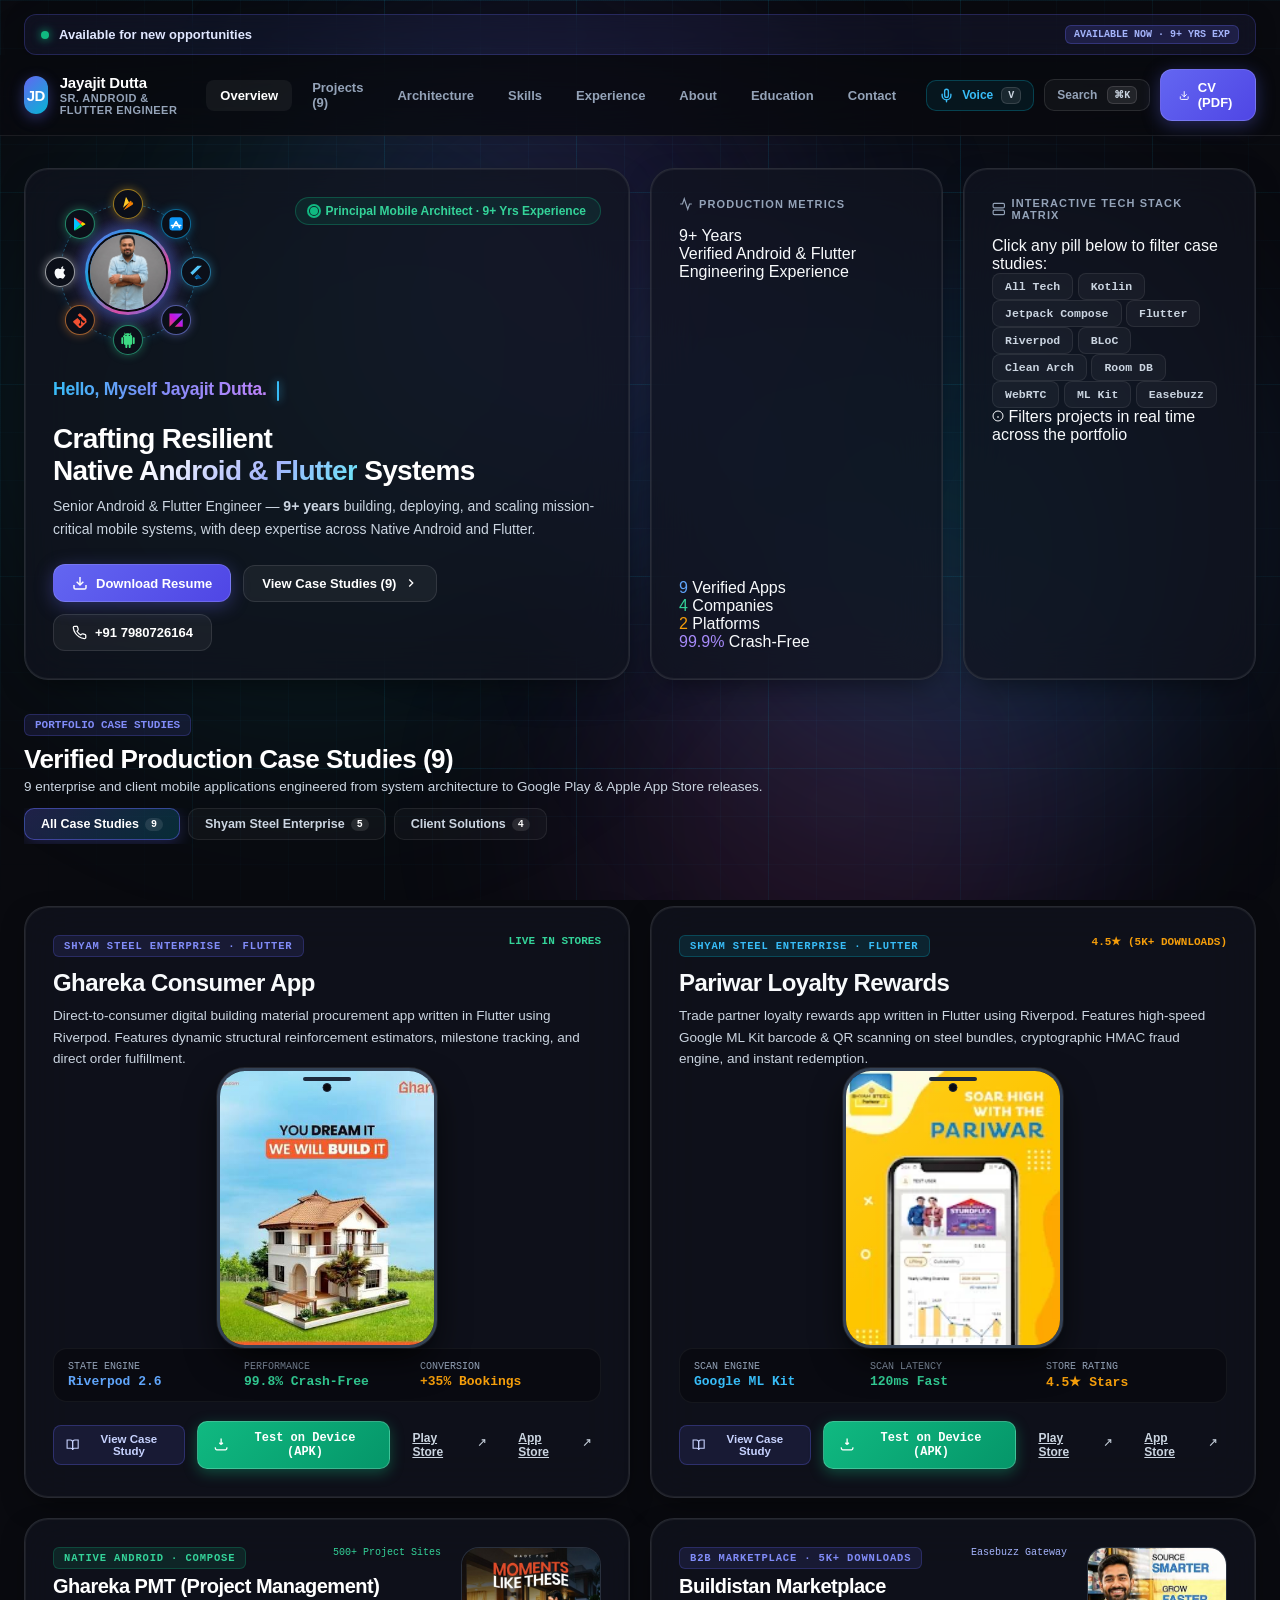
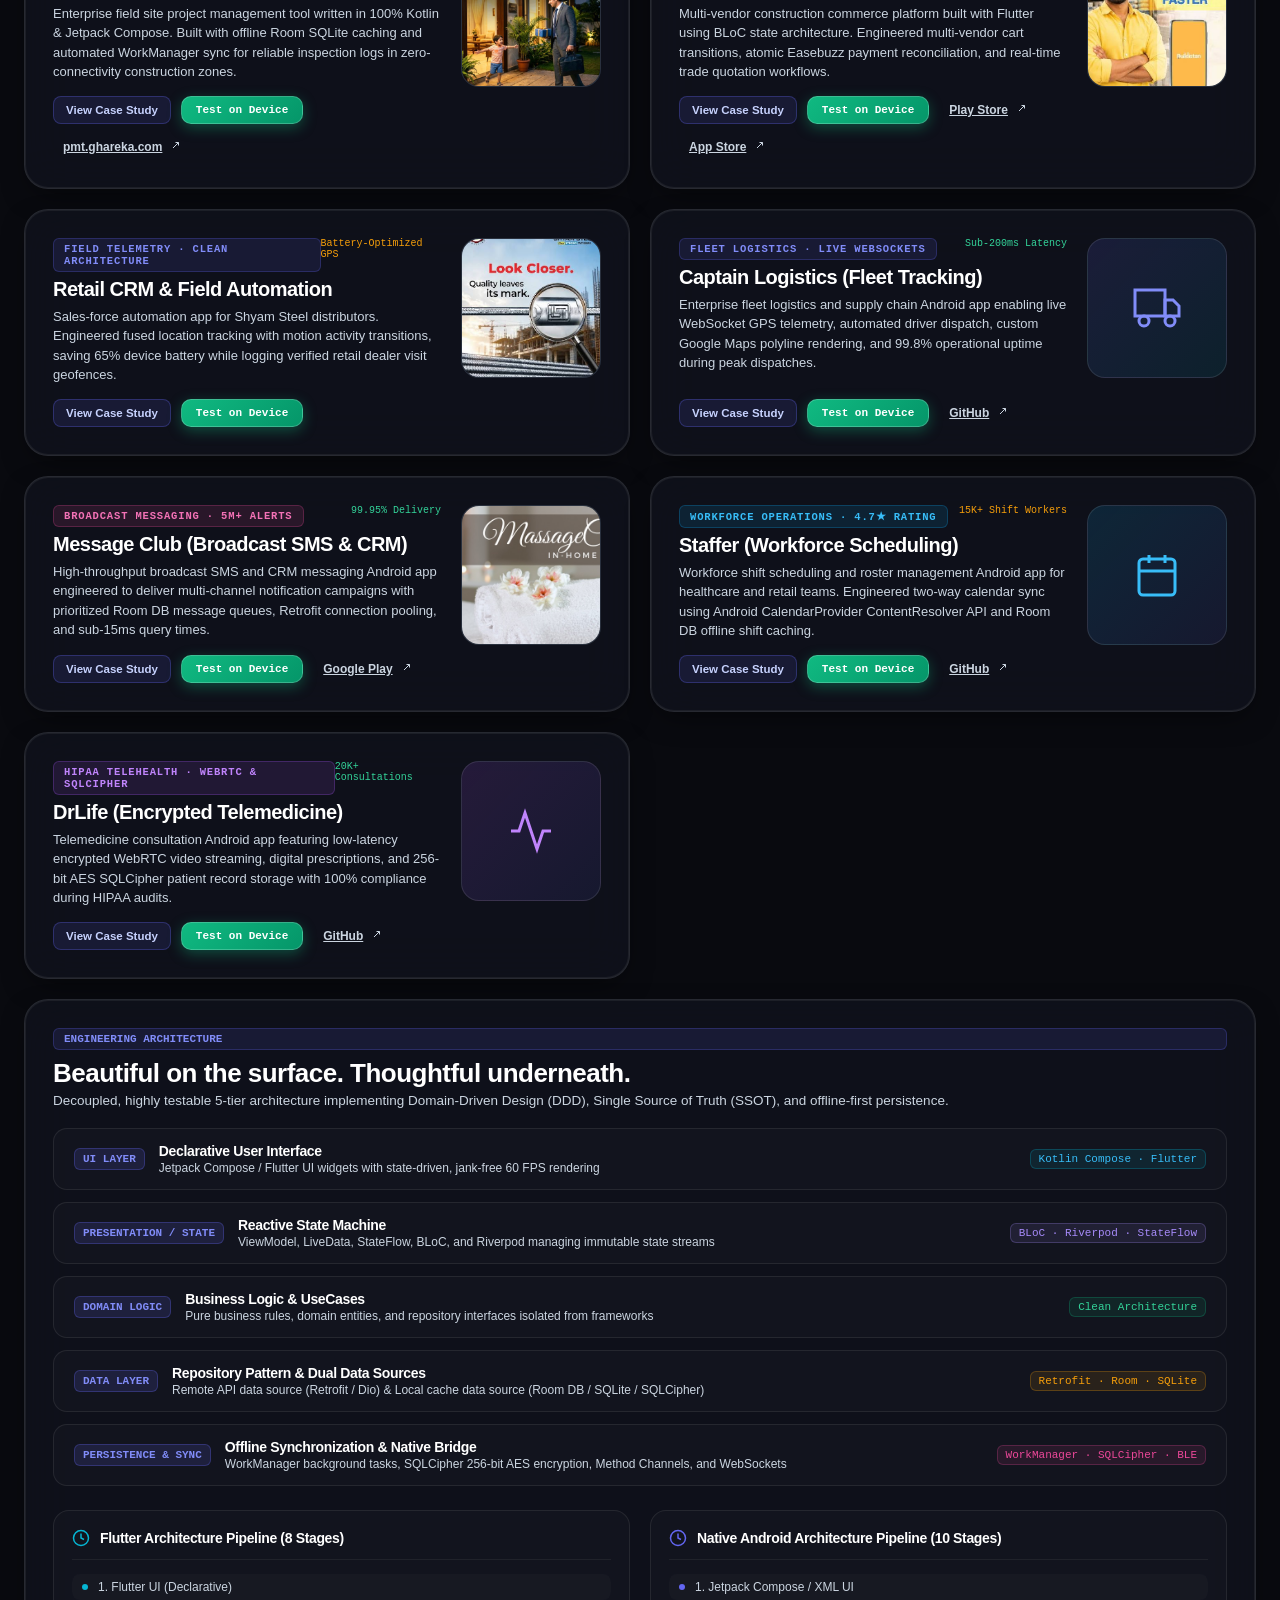
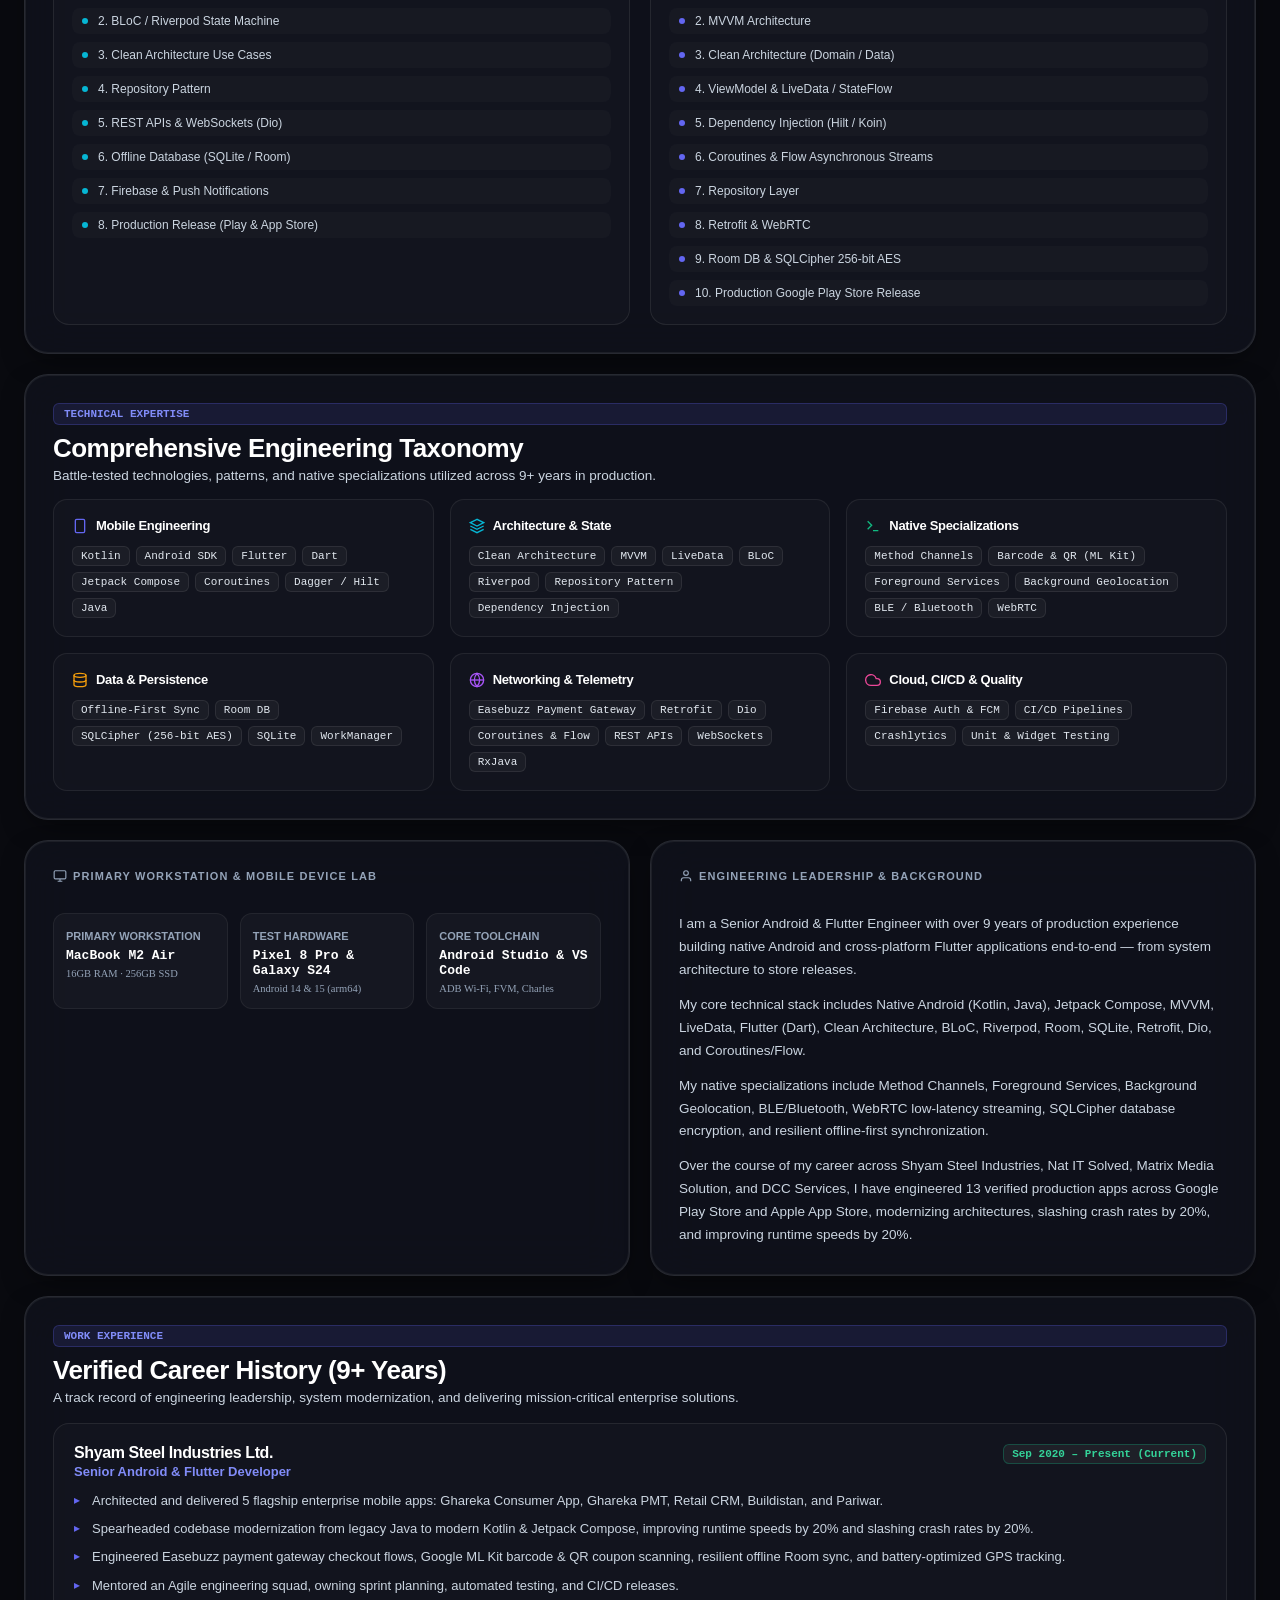
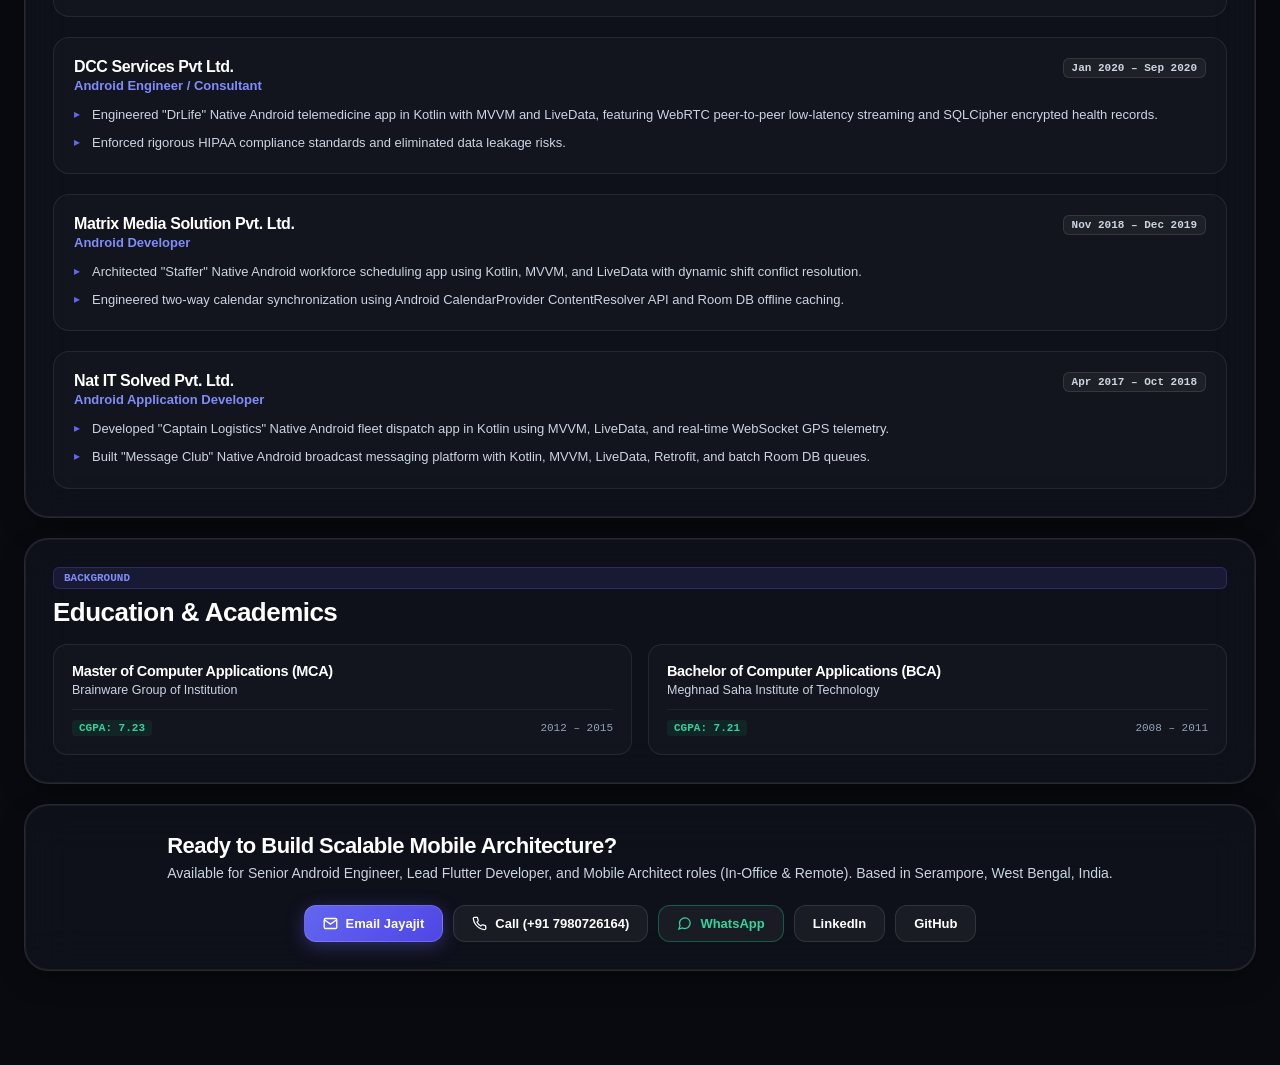
<file: portfolio_site/index.html>
<!DOCTYPE html>
<html lang="en" class="scroll-smooth">
<head>
  <meta charset="UTF-8" />
  <meta name="viewport" content="width=device-width, initial-scale=1.0, maximum-scale=5.0, viewport-fit=cover" />
  <title>Jayajit Dutta | Senior Android &amp; Flutter Engineer (9+ Years)</title>
  <meta name="description" content="Senior Android &amp; Flutter Engineer with 9+ years of verified experience architecting, deploying, and scaling mission-critical mobile systems. Specializing in Kotlin, Jetpack Compose, Flutter, Riverpod, BLoC, and Clean Architecture." />
  <meta name="keywords" content="Jayajit Dutta, Senior Android Developer, Flutter Developer, Kotlin, Jetpack Compose, Riverpod, BLoC, Clean Architecture, Mobile Architect, Shyam Steel" />
  <meta name="author" content="Jayajit Dutta" />
  <meta name="theme-color" content="#090a0f" />

  <!-- iOS & Mobile Web App Capabilities -->
  <meta name="mobile-web-app-capable" content="yes" />
  <meta name="apple-mobile-web-app-capable" content="yes" />
  <meta name="apple-mobile-web-app-status-bar-style" content="black-translucent" />
  <meta name="apple-mobile-web-app-title" content="Jayajit Dutta" />

  <!-- Production Security Hardening -->
  <meta http-equiv="Content-Security-Policy" content="default-src 'self'; script-src 'self' 'unsafe-inline'; style-src 'self' 'unsafe-inline' https://fonts.googleapis.com; font-src 'self' data: https://fonts.gstatic.com; img-src 'self' data: blob: https:; connect-src 'self'; worker-src 'self' blob:; object-src 'none'; base-uri 'self';" />
  <meta http-equiv="X-Content-Type-Options" content="nosniff" />
  <meta name="referrer" content="strict-origin-when-cross-origin" />
  <meta http-equiv="Permissions-Policy" content="camera=(), microphone=(), geolocation=(), payment=(), usb=()" />

  <!-- Preload Critical Fonts -->
  <link rel="preconnect" href="https://fonts.googleapis.com" />
  <link rel="preconnect" href="https://fonts.gstatic.com" crossorigin />
  <link href="https://fonts.googleapis.com/css2?family=Inter:wght@400;500;600;700&family=JetBrains+Mono:wght@500;700;800&family=Plus+Jakarta+Sans:wght@700;800;900&display=swap" rel="stylesheet" />

  <!-- PWA Manifest & Icons -->
  <link rel="manifest" href="manifest.json" />
  <link rel="icon" type="image/svg+xml" href="favicon.svg?v=2.1" />
  <link rel="icon" type="image/png" href="favicon.png?v=2.1" />
  <link rel="shortcut icon" href="favicon.ico?v=2.1" />
  <link rel="apple-touch-icon" href="assets/icons/Icon-192.png?v=2.1" />

  <!-- Open Graph / SEO -->
  <meta property="og:type" content="website" />
  <meta property="og:title" content="Jayajit Dutta | Senior Android &amp; Flutter Engineer (9+ Years)" />
  <meta property="og:description" content="Senior Android &amp; Flutter Engineer with 9+ years building 13 verified production apps for 5M+ users." />
  <meta property="og:image" content="assets/images/picture.jpg" />

  <!-- Stylesheet -->
  <link rel="stylesheet" href="css/styles.css?v=2.1" />
</head>
<body>

  <!-- Ambient Obsidian Canvas Glows -->
  <div class="ambient-canvas" aria-hidden="true">
    <div class="ambient-glow-1"></div>
    <div class="ambient-glow-2"></div>
    <div class="ambient-glow-3"></div>
    <div class="ambient-glow-4"></div>
    <div class="ambient-grid"></div>
  </div>

  <!-- Top Opportunity Banner (User Requested) -->
  <div class="top-opportunity-banner">
    <div class="opportunity-card">
      <div class="opportunity-left">
        <span class="opportunity-dot"></span>
        <span class="opportunity-text">Available for new opportunities</span>
      </div>
      <span class="opportunity-badge">AVAILABLE NOW · 9+ YRS EXP</span>
    </div>
  </div>

  <!-- Sticky Glassmorphic Header -->
  <header class="header-glass" role="banner">
    <div class="header-container">
      <a href="#hero" class="brand-wrap" aria-label="Jayajit Dutta Portfolio">
        <div class="brand-icon">JD</div>
        <div class="brand-text">
          <h1>Jayajit Dutta</h1>
          <p>Sr. Android &amp; Flutter Engineer</p>
        </div>
      </a>

      <!-- Desktop Navigation -->
      <nav class="nav-links" aria-label="Main Navigation">
        <a href="#hero" class="nav-item active">Overview</a>
        <a href="#projects" class="nav-item">Projects (9)</a>
        <a href="#architecture" class="nav-item">Architecture</a>
        <a href="#skills" class="nav-item">Skills</a>
        <a href="#timeline" class="nav-item">Experience</a>
        <a href="#about" class="nav-item">About</a>
        <a href="#education" class="nav-item">Education</a>
        <a href="#contact" class="nav-item">Contact</a>
      </nav>

      <!-- Header Actions -->
      <div class="header-actions">
        <button class="voice-nav-trigger" id="voiceNavTrigger" aria-label="Start Voice Navigation (Press V)" title="Voice Navigation (V)">
          <svg class="mic-icon" width="15" height="15" viewBox="0 0 24 24" fill="none" stroke="currentColor" stroke-width="2.2" stroke-linecap="round" stroke-linejoin="round">
            <path d="M12 2a3 3 0 0 0-3 3v7a3 3 0 0 0 6 0V5a3 3 0 0 0-3-3Z"></path>
            <path d="M19 10v2a7 7 0 0 1-14 0v-2"></path>
            <line x1="12" y1="19" x2="12" y2="22"></line>
          </svg>
          <span>Voice</span>
          <span class="cmdk-kbd">V</span>
        </button>

        <button class="cmdk-trigger" aria-label="Open Command Palette (Cmd+K)">
          <span>Search</span>
          <span class="cmdk-kbd">⌘K</span>
        </button>

        <a href="assets/resume/Jayajit_Dutta_CV.pdf" download="Jayajit_Dutta_CV.pdf" class="btn-pill btn-primary" id="headerResumeBtn">
          <svg width="15" height="15" viewBox="0 0 24 24" fill="none" stroke="currentColor" stroke-width="2.2" stroke-linecap="round" stroke-linejoin="round">
            <path d="M21 15v4a2 2 0 0 1-2 2H5a2 2 0 0 1-2-2v-4"></path>
            <polyline points="7 10 12 15 17 10"></polyline>
            <line x1="12" y1="15" x2="12" y2="3"></line>
          </svg>
          <span>CV (PDF)</span>
        </a>
      </div>
    </div>
  </header>

  <!-- Main Bento Grid Showcase -->
  <main class="bento-wrapper" id="hero">
    <div class="bento-grid">

      <!-- ====================================================================
           CARD 1: Profile & Headline (Col: 2, Row: 1)
           ==================================================================== -->
      <section class="bento-card col-span-2 row-span-1" id="profileCard">
        <div class="card-content profile-card-content">
          <div class="profile-top">
            <div class="avatar-orbit-container">
              <div class="avatar-wrapper">
                <img src="assets/images/picture.jpg" alt="Jayajit Dutta" class="avatar-img" width="86" height="86" />
                <div class="avatar-halo-aura"></div>
              </div>
              <div class="orbit-track" aria-hidden="true"></div>
              <div class="orbit-badge-ring" aria-label="Core Technologies Orbit">
                <!-- 1. Flutter -->
                <div class="orbit-badge badge-flutter" style="--angle: 0deg;" title="Flutter">
                  <div class="orbit-badge-inner">
                    <svg viewBox="0 0 24 24" width="16" height="16" fill="none">
                      <path d="M14.3 2.5L3.5 13.3l3.3 3.3L20.9 2.5h-6.6z" fill="#54C5F8"/>
                      <path d="M14.3 15.7l-4.4 4.4 3.3 3.3 4.4-4.4-3.3-3.3z" fill="#29B6F6"/>
                      <path d="M9.9 20.1l4.4-4.4 6.6 6.6h-6.6l-4.4-2.2z" fill="#01579B"/>
                    </svg>
                  </div>
                </div>
                <!-- 2. Kotlin -->
                <div class="orbit-badge badge-kotlin" style="--angle: 45deg;" title="Kotlin">
                  <div class="orbit-badge-inner">
                    <svg viewBox="0 0 24 24" width="16" height="16">
                      <defs>
                        <linearGradient id="kg" x1="100%" y1="0%" x2="0%" y2="100%">
                          <stop offset="0%" stop-color="#7F52FF"/>
                          <stop offset="50%" stop-color="#C711E1"/>
                          <stop offset="100%" stop-color="#E4485D"/>
                        </linearGradient>
                      </defs>
                      <polygon points="2,2 22,2 2,22" fill="url(#kg)"/>
                      <polygon points="22,22 10,22 22,10" fill="url(#kg)"/>
                    </svg>
                  </div>
                </div>
                <!-- 3. Android -->
                <div class="orbit-badge badge-android" style="--angle: 90deg;" title="Android">
                  <div class="orbit-badge-inner">
                    <svg viewBox="0 0 24 24" width="16" height="16" fill="#3DDC84">
                      <path d="M6 18c0 .55.45 1 1 1h1v3.5c0 .83.67 1.5 1.5 1.5s1.5-.67 1.5-1.5V19h2v3.5c0 .83.67 1.5 1.5 1.5s1.5-.67 1.5-1.5V19h1c.55 0 1-.45 1-1V8H6v10zM3.5 8C2.67 8 2 8.67 2 9.5v7c0 .83.67 1.5 1.5 1.5S5 17.33 5 16.5v-7C5 8.67 4.33 8 3.5 8zm17 0c-.83 0-1.5.67-1.5 1.5v7c0 .83.67 1.5 1.5 1.5s1.5-.67 1.5-1.5v-7c0-.83-.67-1.5-1.5-1.5zm-4.97-4.84l1.3-1.3c.2-.2.2-.51 0-.71-.2-.2-.51-.2-.71 0l-1.48 1.48C13.62 2.24 12.59 2 11.5 2c-1.09 0-2.12.24-3.14.63L6.88 1.15c-.2-.2-.51-.2-.71 0-.2.2-.2.51 0 .71l1.3 1.3C5.64 4.34 4.5 6.04 4.5 8h14c0-1.96-1.14-3.66-2.97-4.84zM9 6c-.55 0-1-.45-1-1s.45-1 1-1 1 .45 1 1-.45 1-1 1zm5 0c-.55 0-1-.45-1-1s.45-1 1-1 1 .45 1 1-.45 1-1 1z"/>
                    </svg>
                  </div>
                </div>
                <!-- 4. Git -->
                <div class="orbit-badge badge-git" style="--angle: 135deg;" title="Git">
                  <div class="orbit-badge-inner">
                    <svg viewBox="0 0 24 24" width="16" height="16" fill="none">
                      <path d="M21.6 10.9L13.1 2.4a1.6 1.6 0 0 0-2.3 0L8.7 4.5l2.9 2.9a1.9 1.9 0 0 1 2.4 2.4l2.8 2.8a1.9 1.9 0 0 1 1.8 3.3 1.9 1.9 0 0 1-2.4-.4l-2.7-2.7v4.4a1.9 1.9 0 0 1 .5 1.3 1.9 1.9 0 1 1-1.9-1.9v-4.5a1.9 1.9 0 0 1-.9-.4l-2.9-2.9L2.4 13.2a1.6 1.6 0 0 0 0 2.3l8.5 8.5a1.6 1.6 0 0 0 2.3 0l8.4-8.5a1.6 1.6 0 0 0 0-2.3v-.3z" fill="#F05032"/>
                    </svg>
                  </div>
                </div>
                <!-- 5. iOS / Apple -->
                <div class="orbit-badge badge-ios" style="--angle: 180deg;" title="iOS">
                  <div class="orbit-badge-inner">
                    <svg viewBox="0 0 24 24" width="16" height="16" fill="#F8FAFC">
                      <path d="M18.71 19.5c-.83 1.24-1.71 2.45-3.05 2.47-1.34.03-1.77-.79-3.29-.79-1.53 0-2 .77-3.27.82-1.31.05-2.3-1.32-3.14-2.53C4.25 17 2.94 12.45 4.7 9.39c.87-1.52 2.43-2.48 4.12-2.51 1.28-.02 2.5.87 3.29.87.78 0 2.26-1.07 3.81-.91.65.03 2.47.26 3.64 1.98-.09.06-2.17 1.28-2.15 3.81.03 3.02 2.65 4.03 2.68 4.04-.03.07-.42 1.44-1.38 2.83M15.97 6.38c.62-.75 1.04-1.8 0.93-2.85-.9.04-1.99.6-2.63 1.35-.56.64-1.05 1.71-.92 2.74 1 .08 2.03-.49 2.62-1.24z"/>
                    </svg>
                  </div>
                </div>
                <!-- 6. Play Store -->
                <div class="orbit-badge badge-playstore" style="--angle: 225deg;" title="Play Store">
                  <div class="orbit-badge-inner">
                    <svg viewBox="0 0 24 24" width="16" height="16" fill="none">
                      <path d="M3.6 2.5c-.3.3-.5.8-.5 1.4v16.2c0 .6.2 1.1.5 1.4l.1.1 9.1-9.1v-.2L3.6 2.5z" fill="#00C3FF"/>
                      <path d="M15.8 15.3l-3-3v-.2l3-3 .1.1 3.5 2c1 .6 1 1.5 0 2.1l-3.6 2z" fill="#FFD400"/>
                      <path d="M12.8 12.2L3.6 21.4c.4.4 1 .4 1.7 0l10.5-6-3-3.2z" fill="#00E676"/>
                      <path d="M12.8 12.2l3-3.2-10.5-6c-.7-.4-1.3-.4-1.7 0l9.2 9.2z" fill="#FF3A44"/>
                    </svg>
                  </div>
                </div>
                <!-- 7. Firebase -->
                <div class="orbit-badge badge-firebase" style="--angle: 270deg;" title="Firebase">
                  <div class="orbit-badge-inner">
                    <svg viewBox="0 0 24 24" width="16" height="16" fill="none">
                      <path d="M4.6 17.5L8.7 2.4c.1-.4.6-.5.9-.2l4.1 7.6-9.1 7.7z" fill="#FFCA28"/>
                      <path d="M16.1 7.2l2.3 4.3c.2.3.1.7-.2.9L5.3 21.2 19.3 12c.7-.4.6-1.5-.2-1.7l-3-3.1z" fill="#FFA000"/>
                      <path d="M5.3 21.2l9.8-13.8c.2-.3.7-.3.9 0l3.3 5.4L5.3 21.2z" fill="#F57C00"/>
                    </svg>
                  </div>
                </div>
                <!-- 8. App Store -->
                <div class="orbit-badge badge-appstore" style="--angle: 315deg;" title="App Store">
                  <div class="orbit-badge-inner">
                    <svg viewBox="0 0 24 24" width="16" height="16" fill="none">
                      <rect width="20" height="20" x="2" y="2" rx="4.5" fill="#0D96F6"/>
                      <path d="M6.8 17.5l5.2-9 5.2 9M5 14.5h14" stroke="#FFFFFF" stroke-width="2.2" stroke-linecap="round" stroke-linejoin="round"/>
                    </svg>
                  </div>
                </div>
              </div>
            </div>
            <div class="status-badge">
              <span class="status-pulse"></span>
              <span>Principal Mobile Architect · 9+ Yrs Experience</span>
            </div>
          </div>

          <div class="profile-headline">
            <div class="typewriter-greeting-container" id="typewriterGreeting" title="Click to replay">
              <span class="typewriter-text" id="typewriterText">Hello, Myself Jayajit Dutta.</span>
              <span class="typewriter-cursor" aria-hidden="true"></span>
            </div>
            <h2>Crafting Resilient <br /><span class="gradient-text-hero">Native Android &amp; Flutter</span> Systems</h2>
            <p>
              Senior Android &amp; Flutter Engineer — <strong>9+ years</strong> building, deploying, and scaling mission-critical mobile systems, with deep expertise across Native Android and Flutter.
            </p>
          </div>

          <div class="profile-actions">
            <a href="assets/resume/Jayajit_Dutta_CV.pdf" download="Jayajit_Dutta_CV.pdf" class="btn-pill btn-primary">
              <svg width="16" height="16" viewBox="0 0 24 24" fill="none" stroke="currentColor" stroke-width="2.2">
                <path d="M21 15v4a2 2 0 0 1-2 2H5a2 2 0 0 1-2-2v-4"></path>
                <polyline points="7 10 12 15 17 10"></polyline>
                <line x1="12" y1="15" x2="12" y2="3"></line>
              </svg>
              <span>Download Resume</span>
            </a>
            <a href="#projects" class="btn-pill btn-secondary">
              <span>View Case Studies (9)</span>
              <svg width="14" height="14" viewBox="0 0 24 24" fill="none" stroke="currentColor" stroke-width="2.2">
                <polyline points="9 18 15 12 9 6"></polyline>
              </svg>
            </a>
            <a href="tel:+917980726164" class="btn-pill btn-secondary" title="Direct Phone">
              <svg width="15" height="15" viewBox="0 0 24 24" fill="none" stroke="currentColor" stroke-width="2">
                <path d="M22 16.92v3a2 2 0 0 1-2.18 2 19.79 19.79 0 0 1-8.63-3.07 19.5 19.5 0 0 1-6-6 19.79 19.79 0 0 1-3.07-8.67A2 2 0 0 1 4.11 2h3a2 2 0 0 1 2 1.72 12.84 12.84 0 0 0 .7 2.81 2 2 0 0 1-.45 2.11L8.09 9.91a16 16 0 0 0 6 6l1.27-1.27a2 2 0 0 1 2.11-.45 12.84 12.84 0 0 0 2.81.7A2 2 0 0 1 22 16.92z"></path>
              </svg>
              <span>+91 7980726164</span>
            </a>
          </div>
        </div>
      </section>

      <!-- ====================================================================
           CARD 2: Key Metrics & Telemetry (Col: 1, Row: 1)
           ==================================================================== -->
      <section class="bento-card col-span-1 row-span-1" id="metricsCard">
        <div class="card-content metrics-card-content">
          <div>
            <div class="card-title-sm">
              <svg width="14" height="14" viewBox="0 0 24 24" fill="none" stroke="currentColor" stroke-width="2">
                <path d="M22 12h-4l-3 9L9 3l-3 9H2"></path>
              </svg>
              <span>Production Metrics</span>
            </div>

            <div class="metric-block">
              <span class="metric-hero-num">9+</span>
              <span class="metric-hero-unit">Years</span>
              <p class="metric-desc">Verified Android &amp; Flutter Engineering Experience</p>
            </div>
          </div>

          <div class="mini-metrics-grid">
            <div class="mini-metric-item">
              <span class="mini-val" style="color: #60a5fa;">9</span>
              <span class="mini-lbl">Verified Apps</span>
            </div>
            <div class="mini-metric-item">
              <span class="mini-val" style="color: #34d399;">4</span>
              <span class="mini-lbl">Companies</span>
            </div>
            <div class="mini-metric-item">
              <span class="mini-val" style="color: #f59e0b;">2</span>
              <span class="mini-lbl">Platforms</span>
            </div>
            <div class="mini-metric-item">
              <span class="mini-val" style="color: #a78bfa;">99.9%</span>
              <span class="mini-lbl">Crash-Free</span>
            </div>
          </div>
        </div>
      </section>

      <!-- ====================================================================
           CARD 3: Interactive Tech Stack Matrix (Col: 1, Row: 1)
           ==================================================================== -->
      <section class="bento-card col-span-1 row-span-1" id="stackFilterCard">
        <div class="card-content stack-card-content">
          <div>
            <div class="card-title-sm">
              <svg width="14" height="14" viewBox="0 0 24 24" fill="none" stroke="currentColor" stroke-width="2">
                <rect x="2" y="2" width="20" height="8" rx="2" ry="2"></rect>
                <rect x="2" y="14" width="20" height="8" rx="2" ry="2"></rect>
                <line x1="6" y1="6" x2="6.01" y2="6"></line>
                <line x1="6" y1="18" x2="6.01" y2="18"></line>
              </svg>
              <span>Interactive Tech Stack Matrix</span>
            </div>
            <p class="stack-instructions">Click any pill below to filter case studies:</p>
          </div>

          <div class="tech-pills-wrap" id="techFilterContainer">
            <button class="tech-filter-pill" data-tag="all">All Tech</button>
            <button class="tech-filter-pill" data-tag="Kotlin">Kotlin</button>
            <button class="tech-filter-pill" data-tag="Compose">Jetpack Compose</button>
            <button class="tech-filter-pill" data-tag="Flutter">Flutter</button>
            <button class="tech-filter-pill" data-tag="Riverpod">Riverpod</button>
            <button class="tech-filter-pill" data-tag="BLoC">BLoC</button>
            <button class="tech-filter-pill" data-tag="Clean Architecture">Clean Arch</button>
            <button class="tech-filter-pill" data-tag="Room">Room DB</button>
            <button class="tech-filter-pill" data-tag="WebRTC">WebRTC</button>
            <button class="tech-filter-pill" data-tag="ML Kit">ML Kit</button>
            <button class="tech-filter-pill" data-tag="Easebuzz">Easebuzz</button>
          </div>

          <div class="stack-footer-hint">
            <svg width="12" height="12" viewBox="0 0 24 24" fill="none" stroke="currentColor" stroke-width="2">
              <circle cx="12" cy="12" r="10"></circle>
              <line x1="12" y1="16" x2="12" y2="12"></line>
              <line x1="12" y1="8" x2="12.01" y2="8"></line>
            </svg>
            <span>Filters projects in real time across the portfolio</span>
          </div>
        </div>
      </section>

      <!-- ====================================================================
           PROJECTS SHOWCASE SECTION HEADER & FILTER TABS (Col: 4)
           ==================================================================== -->
      <div class="col-span-4" id="projects" style="margin-top: 14px; margin-bottom: 6px;">
        <div style="display: flex; flex-wrap: wrap; justify-content: space-between; align-items: flex-end; gap: 14px; margin-bottom: 16px;">
          <div>
            <div style="display: inline-flex; align-items: center; gap: 6px; padding: 4px 10px; border-radius: 6px; background: rgba(99, 102, 241, 0.12); border: 1px solid rgba(99, 102, 241, 0.25); margin-bottom: 8px;">
              <span style="font-size: 11px; font-family: 'JetBrains Mono', monospace; font-weight: 800; color: #818cf8;">PORTFOLIO CASE STUDIES</span>
            </div>
            <h2 style="font-size: 26px; font-weight: 900; color: #ffffff; letter-spacing: -0.02em;">Verified Production Case Studies (9)</h2>
            <p style="font-size: 13.5px; color: var(--text-secondary); margin-top: 4px;">
              9 enterprise and client mobile applications engineered from system architecture to Google Play &amp; Apple App Store releases.
            </p>
          </div>

          <!-- Category Filter Tabs -->
          <div class="filter-tab-bar" role="tablist" aria-label="Case Study Category Filter">
            <button class="filter-tab-btn active" data-cat-filter="all" role="tab" aria-selected="true">
              <span>All Case Studies</span>
              <span class="filter-count-badge">9</span>
            </button>
            <button class="filter-tab-btn" data-cat-filter="shyamSteel" role="tab" aria-selected="false">
              <span>Shyam Steel Enterprise</span>
              <span class="filter-count-badge">5</span>
            </button>
            <button class="filter-tab-btn" data-cat-filter="clientSolutions" role="tab" aria-selected="false">
              <span>Client Solutions</span>
              <span class="filter-count-badge">4</span>
            </button>
          </div>
        </div>
      </div>

      <!-- ====================================================================
           PROJECT 1: Ghareka Consumer App (Shyam Steel)
           ==================================================================== -->
      <article class="bento-card col-span-2 row-span-2" data-project-card data-category="shyamSteel" data-tech-tags="Flutter, Riverpod, Clean Architecture, Estimation Engine, REST APIs, Firebase">
        <div class="card-content project-card-layout">
          <div>
            <div class="project-header-wrap">
              <span class="project-category-tag">Shyam Steel Enterprise · Flutter</span>
              <span class="badge-mono" style="font-size: 11px; color: #34d399; font-weight: 700;">LIVE IN STORES</span>
            </div>

            <h3 class="project-title">Ghareka Consumer App</h3>
            <p class="project-desc">
              Direct-to-consumer digital building material procurement app written in Flutter using Riverpod. Features dynamic structural reinforcement estimators, milestone tracking, and direct order fulfillment.
            </p>

            <div class="mockup-showcase-wrap">
              <div class="device-frame-phone">
                <div class="phone-speaker-notch"></div>
                <div class="phone-punchhole"></div>
                <img src="assets/images/ghareka.jpeg" alt="Ghareka App Interface" class="phone-screen-image" />
                <div class="phone-screen-glare"></div>
              </div>
            </div>

            <div class="arch-metrics-row">
              <div class="arch-metric-col">
                <span class="arch-metric-label">STATE ENGINE</span>
                <span class="arch-metric-value" style="color: #60a5fa;">Riverpod 2.6</span>
              </div>
              <div class="arch-metric-col">
                <span class="arch-metric-label">PERFORMANCE</span>
                <span class="arch-metric-value" style="color: #34d399;">99.8% Crash-Free</span>
              </div>
              <div class="arch-metric-col">
                <span class="arch-metric-label">CONVERSION</span>
                <span class="arch-metric-value" style="color: #f59e0b;">+35% Bookings</span>
              </div>
            </div>
          </div>

          <div class="card-bottom-actions">
            <button class="btn-view-study" data-open-case-study="ghareka">
              <svg width="14" height="14" viewBox="0 0 24 24" fill="none" stroke="currentColor" stroke-width="2">
                <path d="M2 3h6a4 4 0 0 1 4 4v14a3 3 0 0 0-3-3H2z"></path>
                <path d="M22 3h-6a4 4 0 0 0-4 4v14a3 3 0 0 1 3-3h7z"></path>
              </svg>
              <span>View Case Study</span>
            </button>

            <button class="btn-apk-test" data-open-apk-modal="ghareka">
              <svg width="15" height="15" viewBox="0 0 24 24" fill="none" stroke="currentColor" stroke-width="2.2">
                <path d="M12 2v10m0 0l3-3m-3 3L9 9"></path>
                <path d="M2 17l.621 2.485A2 2 0 0 0 4.561 21h14.878a2 2 0 0 0 1.94-1.515L22 17"></path>
              </svg>
              <span>Test on Device (APK)</span>
            </button>

            <a href="https://play.google.com/store/apps/details?id=com.ghreka.consumerapp" target="_blank" rel="noopener noreferrer" class="btn-case-study">
              <span>Play Store</span>
              <svg width="13" height="13" viewBox="0 0 24 24" fill="none" stroke="currentColor" stroke-width="2"><polyline points="15 3 21 3 21 9"></polyline><line x1="10" y1="14" x2="21" y2="3"></line></svg>
            </a>
            <a href="https://apps.apple.com/app/id6467111338" target="_blank" rel="noopener noreferrer" class="btn-case-study">
              <span>App Store</span>
              <svg width="13" height="13" viewBox="0 0 24 24" fill="none" stroke="currentColor" stroke-width="2"><polyline points="15 3 21 3 21 9"></polyline><line x1="10" y1="14" x2="21" y2="3"></line></svg>
            </a>
          </div>
        </div>
      </article>

      <!-- ====================================================================
           PROJECT 2: Pariwar Loyalty App (Shyam Steel)
           ==================================================================== -->
      <article class="bento-card col-span-2 row-span-2" data-project-card data-category="shyamSteel" data-tech-tags="Flutter, Riverpod, ML Kit, Barcode, QR Scanner, Method Channels, Clean Architecture">
        <div class="card-content project-card-layout">
          <div>
            <div class="project-header-wrap">
              <span class="project-category-tag" style="background: rgba(6, 182, 212, 0.12); color: #38bdf8; border-color: rgba(6, 182, 212, 0.25);">
                Shyam Steel Enterprise · Flutter
              </span>
              <span class="badge-mono" style="font-size: 11px; color: #f59e0b; font-weight: 700;">4.5★ (5K+ DOWNLOADS)</span>
            </div>

            <h3 class="project-title">Pariwar Loyalty Rewards</h3>
            <p class="project-desc">
              Trade partner loyalty rewards app written in Flutter using Riverpod. Features high-speed Google ML Kit barcode &amp; QR scanning on steel bundles, cryptographic HMAC fraud engine, and instant redemption.
            </p>

            <div class="mockup-showcase-wrap">
              <div class="device-frame-phone">
                <div class="phone-speaker-notch"></div>
                <div class="phone-punchhole"></div>
                <img src="assets/images/pariwar.webp" alt="Pariwar App Interface" class="phone-screen-image" />
                <div class="phone-screen-glare"></div>
              </div>
            </div>

            <div class="arch-metrics-row">
              <div class="arch-metric-col">
                <span class="arch-metric-label">SCAN ENGINE</span>
                <span class="arch-metric-value" style="color: #38bdf8;">Google ML Kit</span>
              </div>
              <div class="arch-metric-col">
                <span class="arch-metric-label">SCAN LATENCY</span>
                <span class="arch-metric-value" style="color: #34d399;">120ms Fast</span>
              </div>
              <div class="arch-metric-col">
                <span class="arch-metric-label">STORE RATING</span>
                <span class="arch-metric-value" style="color: #f59e0b;">4.5★ Stars</span>
              </div>
            </div>
          </div>

          <div class="card-bottom-actions">
            <button class="btn-view-study" data-open-case-study="pariwar">
              <svg width="14" height="14" viewBox="0 0 24 24" fill="none" stroke="currentColor" stroke-width="2">
                <path d="M2 3h6a4 4 0 0 1 4 4v14a3 3 0 0 0-3-3H2z"></path>
                <path d="M22 3h-6a4 4 0 0 0-4 4v14a3 3 0 0 1 3-3h7z"></path>
              </svg>
              <span>View Case Study</span>
            </button>

            <button class="btn-apk-test" data-open-apk-modal="pariwar">
              <svg width="15" height="15" viewBox="0 0 24 24" fill="none" stroke="currentColor" stroke-width="2.2">
                <path d="M12 2v10m0 0l3-3m-3 3L9 9"></path>
                <path d="M2 17l.621 2.485A2 2 0 0 0 4.561 21h14.878a2 2 0 0 0 1.94-1.515L22 17"></path>
              </svg>
              <span>Test on Device (APK)</span>
            </button>

            <a href="https://play.google.com/store/apps/details?id=com.shyamsteel.pariwar" target="_blank" rel="noopener noreferrer" class="btn-case-study">
              <span>Play Store</span>
              <svg width="13" height="13" viewBox="0 0 24 24" fill="none" stroke="currentColor" stroke-width="2"><polyline points="15 3 21 3 21 9"></polyline><line x1="10" y1="14" x2="21" y2="3"></line></svg>
            </a>
            <a href="https://apps.apple.com/app/id1635952518" target="_blank" rel="noopener noreferrer" class="btn-case-study">
              <span>App Store</span>
              <svg width="13" height="13" viewBox="0 0 24 24" fill="none" stroke="currentColor" stroke-width="2"><polyline points="15 3 21 3 21 9"></polyline><line x1="10" y1="14" x2="21" y2="3"></line></svg>
            </a>
          </div>
        </div>
      </article>

      <!-- ====================================================================
           PROJECT 3: Ghareka PMT (Shyam Steel)
           ==================================================================== -->
      <article class="bento-card col-span-2 row-span-1" data-project-card data-category="shyamSteel" data-tech-tags="Kotlin, Compose, Room, WorkManager, Clean Architecture, Retrofit">
        <div class="card-content">
          <div class="secondary-project-content">
            <div class="secondary-project-info">
              <div>
                <div class="project-header-wrap" style="margin-bottom: 6px;">
                  <span class="project-category-tag" style="background: rgba(16, 185, 129, 0.12); color: #34d399; border-color: rgba(16, 185, 129, 0.25);">
                    Native Android · Compose
                  </span>
                  <span class="badge-mono" style="font-size: 10px; color: #34d399;">500+ Project Sites</span>
                </div>
                <h3 style="font-size: 20px; font-weight: 800; color: #ffffff;">Ghareka PMT (Project Management)</h3>
                <p style="font-size: 13px; color: var(--text-secondary); margin-top: 6px; line-height: 1.5;">
                  Enterprise field site project management tool written in 100% Kotlin &amp; Jetpack Compose. Built with offline Room SQLite caching and automated WorkManager sync for reliable inspection logs in zero-connectivity construction zones.
                </p>
              </div>

              <div style="display: flex; gap: 10px; margin-top: 14px; flex-wrap: wrap;">
                <button class="btn-view-study" data-open-case-study="ghareka_pmt">
                  <span>View Case Study</span>
                </button>
                <button class="btn-apk-test" style="padding: 7px 14px; font-size: 11px;" data-open-apk-modal="ghareka_pmt">
                  <span>Test on Device</span>
                </button>
                <a href="https://pmt.ghareka.com" target="_blank" rel="noopener noreferrer" class="btn-case-study">
                  <span>pmt.ghareka.com</span>
                  <svg width="12" height="12" viewBox="0 0 24 24" fill="none" stroke="currentColor" stroke-width="2"><polyline points="15 3 21 3 21 9"></polyline><line x1="10" y1="14" x2="21" y2="3"></line></svg>
                </a>
              </div>
            </div>

            <div class="secondary-project-preview">
              <img src="assets/images/ghareka_pmt.jpeg" alt="Ghareka PMT Screen" />
            </div>
          </div>
        </div>
      </article>

      <!-- ====================================================================
           PROJECT 4: Buildistan B2B Marketplace (Shyam Steel)
           ==================================================================== -->
      <article class="bento-card col-span-2 row-span-1" data-project-card data-category="shyamSteel" data-tech-tags="Flutter, BLoC, Easebuzz, Multi-Vendor Cart, Clean Architecture, Dio">
        <div class="card-content">
          <div class="secondary-project-content">
            <div class="secondary-project-info">
              <div>
                <div class="project-header-wrap" style="margin-bottom: 6px;">
                  <span class="project-category-tag">B2B Marketplace · 5K+ Downloads</span>
                  <span class="badge-mono" style="font-size: 10px; color: #a5b4fc;">Easebuzz Gateway</span>
                </div>
                <h3 style="font-size: 20px; font-weight: 800; color: #ffffff;">Buildistan Marketplace</h3>
                <p style="font-size: 13px; color: var(--text-secondary); margin-top: 6px; line-height: 1.5;">
                  Multi-vendor construction commerce platform built with Flutter using BLoC state architecture. Engineered multi-vendor cart transitions, atomic Easebuzz payment reconciliation, and real-time trade quotation workflows.
                </p>
              </div>

              <div style="display: flex; gap: 10px; margin-top: 14px; flex-wrap: wrap;">
                <button class="btn-view-study" data-open-case-study="buildistan">
                  <span>View Case Study</span>
                </button>
                <button class="btn-apk-test" style="padding: 7px 14px; font-size: 11px;" data-open-apk-modal="buildistan">
                  <span>Test on Device</span>
                </button>
                <a href="https://play.google.com/store/apps/details?id=com.buildistan.b2b" target="_blank" rel="noopener noreferrer" class="btn-case-study">
                  <span>Play Store</span>
                  <svg width="12" height="12" viewBox="0 0 24 24" fill="none" stroke="currentColor" stroke-width="2"><polyline points="15 3 21 3 21 9"></polyline><line x1="10" y1="14" x2="21" y2="3"></line></svg>
                </a>
                <a href="https://apps.apple.com/app/id6472875216" target="_blank" rel="noopener noreferrer" class="btn-case-study">
                  <span>App Store</span>
                  <svg width="12" height="12" viewBox="0 0 24 24" fill="none" stroke="currentColor" stroke-width="2"><polyline points="15 3 21 3 21 9"></polyline><line x1="10" y1="14" x2="21" y2="3"></line></svg>
                </a>
              </div>
            </div>

            <div class="secondary-project-preview">
              <img src="assets/images/buildistan.jpeg" alt="Buildistan App Screen" />
            </div>
          </div>
        </div>
      </article>

      <!-- ====================================================================
           PROJECT 5: Retail CRM & Field Telemetry (Shyam Steel)
           ==================================================================== -->
      <article class="bento-card col-span-2 row-span-1" data-project-card data-category="shyamSteel" data-tech-tags="Kotlin, Room, WorkManager, Background GPS, RxJava, Clean Architecture">
        <div class="card-content">
          <div class="secondary-project-content">
            <div class="secondary-project-info">
              <div>
                <div class="project-header-wrap" style="margin-bottom: 6px;">
                  <span class="project-category-tag">Field Telemetry · Clean Architecture</span>
                  <span class="badge-mono" style="font-size: 10px; color: #f59e0b;">Battery-Optimized GPS</span>
                </div>
                <h3 style="font-size: 20px; font-weight: 800; color: #ffffff;">Retail CRM &amp; Field Automation</h3>
                <p style="font-size: 13px; color: var(--text-secondary); margin-top: 6px; line-height: 1.5;">
                  Sales-force automation app for Shyam Steel distributors. Engineered fused location tracking with motion activity transitions, saving 65% device battery while logging verified retail dealer visit geofences.
                </p>
              </div>

              <div style="display: flex; gap: 10px; margin-top: 14px; flex-wrap: wrap;">
                <button class="btn-view-study" data-open-case-study="crm">
                  <span>View Case Study</span>
                </button>
                <button class="btn-apk-test" style="padding: 7px 14px; font-size: 11px;" data-open-apk-modal="crm">
                  <span>Test on Device</span>
                </button>
              </div>
            </div>

            <div class="secondary-project-preview">
              <img src="assets/images/crm.jpeg" alt="Retail CRM Screen" />
            </div>
          </div>
        </div>
      </article>

      <!-- ====================================================================
           PROJECT 6: Captain Logistics (Client Solutions · Nat IT Solved)
           ==================================================================== -->
      <article class="bento-card col-span-2 row-span-1" data-project-card data-category="clientSolutions" data-tech-tags="Native Android, Kotlin, MVVM, LiveData, WebSockets, Google Maps SDK, Foreground Services, Room">
        <div class="card-content">
          <div class="secondary-project-content">
            <div class="secondary-project-info">
              <div>
                <div class="project-header-wrap" style="margin-bottom: 6px;">
                  <span class="project-category-tag" style="background: rgba(99, 102, 241, 0.12); color: #818cf8; border-color: rgba(99, 102, 241, 0.25);">
                    Fleet Logistics · Live WebSockets
                  </span>
                  <span class="badge-mono" style="font-size: 10px; color: #34d399;">Sub-200ms Latency</span>
                </div>
                <h3 style="font-size: 20px; font-weight: 800; color: #ffffff;">Captain Logistics (Fleet Tracking)</h3>
                <p style="font-size: 13px; color: var(--text-secondary); margin-top: 6px; line-height: 1.5;">
                  Enterprise fleet logistics and supply chain Android app enabling live WebSocket GPS telemetry, automated driver dispatch, custom Google Maps polyline rendering, and 99.8% operational uptime during peak dispatches.
                </p>
              </div>

              <div style="display: flex; gap: 10px; margin-top: 14px; flex-wrap: wrap;">
                <button class="btn-view-study" data-open-case-study="captain">
                  <span>View Case Study</span>
                </button>
                <button class="btn-apk-test" style="padding: 7px 14px; font-size: 11px;" data-open-apk-modal="captain">
                  <span>Test on Device</span>
                </button>
                <a href="https://github.com/JayDutta7" target="_blank" rel="noopener noreferrer" class="btn-case-study">
                  <span>GitHub</span>
                  <svg width="12" height="12" viewBox="0 0 24 24" fill="none" stroke="currentColor" stroke-width="2"><polyline points="15 3 21 3 21 9"></polyline><line x1="10" y1="14" x2="21" y2="3"></line></svg>
                </a>
              </div>
            </div>

            <div class="secondary-project-preview" style="background: linear-gradient(135deg, rgba(99, 102, 241, 0.15), rgba(6, 182, 212, 0.1)); display: flex; align-items: center; justify-content: center;">
              <svg width="48" height="48" viewBox="0 0 24 24" fill="none" stroke="#818cf8" stroke-width="1.5">
                <rect x="1" y="3" width="15" height="13"></rect>
                <polygon points="16 8 20 8 23 11 23 16 16 16 16 8"></polygon>
                <circle cx="5.5" cy="18.5" r="2.5"></circle>
                <circle cx="18.5" cy="18.5" r="2.5"></circle>
              </svg>
            </div>
          </div>
        </div>
      </article>

      <!-- ====================================================================
           PROJECT 7: Message Club (Client Solutions · Nat IT Solved)
           ==================================================================== -->
      <article class="bento-card col-span-2 row-span-1" data-project-card data-category="clientSolutions" data-tech-tags="Native Android, Kotlin, MVVM, LiveData, Room DB, Retrofit, WorkManager, Firebase FCM">
        <div class="card-content">
          <div class="secondary-project-content">
            <div class="secondary-project-info">
              <div>
                <div class="project-header-wrap" style="margin-bottom: 6px;">
                  <span class="project-category-tag" style="background: rgba(236, 72, 153, 0.12); color: #f472b6; border-color: rgba(236, 72, 153, 0.25);">
                    Broadcast Messaging · 5M+ Alerts
                  </span>
                  <span class="badge-mono" style="font-size: 10px; color: #34d399;">99.95% Delivery</span>
                </div>
                <h3 style="font-size: 20px; font-weight: 800; color: #ffffff;">Message Club (Broadcast SMS &amp; CRM)</h3>
                <p style="font-size: 13px; color: var(--text-secondary); margin-top: 6px; line-height: 1.5;">
                  High-throughput broadcast SMS and CRM messaging Android app engineered to deliver multi-channel notification campaigns with prioritized Room DB message queues, Retrofit connection pooling, and sub-15ms query times.
                </p>
              </div>

              <div style="display: flex; gap: 10px; margin-top: 14px; flex-wrap: wrap;">
                <button class="btn-view-study" data-open-case-study="message_club">
                  <span>View Case Study</span>
                </button>
                <button class="btn-apk-test" style="padding: 7px 14px; font-size: 11px;" data-open-apk-modal="message_club">
                  <span>Test on Device</span>
                </button>
                <a href="https://play.google.com/store/apps/details?id=com.massageclub&hl=en" target="_blank" rel="noopener noreferrer" class="btn-case-study">
                  <span>Google Play</span>
                  <svg width="12" height="12" viewBox="0 0 24 24" fill="none" stroke="currentColor" stroke-width="2"><polyline points="15 3 21 3 21 9"></polyline><line x1="10" y1="14" x2="21" y2="3"></line></svg>
                </a>
              </div>
            </div>

            <div class="secondary-project-preview">
              <img src="assets/images/massageclub.jpg" alt="Message Club App Screen" />
            </div>
          </div>
        </div>
      </article>

      <!-- ====================================================================
           PROJECT 8: Staffer (Client Solutions · Matrix Media Solution)
           ==================================================================== -->
      <article class="bento-card col-span-2 row-span-1" data-project-card data-category="clientSolutions" data-tech-tags="Native Android, Kotlin, MVVM, LiveData, Room DB, CalendarProvider, WorkManager, Coroutines">
        <div class="card-content">
          <div class="secondary-project-content">
            <div class="secondary-project-info">
              <div>
                <div class="project-header-wrap" style="margin-bottom: 6px;">
                  <span class="project-category-tag" style="background: rgba(14, 165, 233, 0.12); color: #38bdf8; border-color: rgba(14, 165, 233, 0.25);">
                    Workforce Operations · 4.7★ Rating
                  </span>
                  <span class="badge-mono" style="font-size: 10px; color: #f59e0b;">15K+ Shift Workers</span>
                </div>
                <h3 style="font-size: 20px; font-weight: 800; color: #ffffff;">Staffer (Workforce Scheduling)</h3>
                <p style="font-size: 13px; color: var(--text-secondary); margin-top: 6px; line-height: 1.5;">
                  Workforce shift scheduling and roster management Android app for healthcare and retail teams. Engineered two-way calendar sync using Android CalendarProvider ContentResolver API and Room DB offline shift caching.
                </p>
              </div>

              <div style="display: flex; gap: 10px; margin-top: 14px; flex-wrap: wrap;">
                <button class="btn-view-study" data-open-case-study="staffer">
                  <span>View Case Study</span>
                </button>
                <button class="btn-apk-test" style="padding: 7px 14px; font-size: 11px;" data-open-apk-modal="staffer">
                  <span>Test on Device</span>
                </button>
                <a href="https://github.com/JayDutta7" target="_blank" rel="noopener noreferrer" class="btn-case-study">
                  <span>GitHub</span>
                  <svg width="12" height="12" viewBox="0 0 24 24" fill="none" stroke="currentColor" stroke-width="2"><polyline points="15 3 21 3 21 9"></polyline><line x1="10" y1="14" x2="21" y2="3"></line></svg>
                </a>
              </div>
            </div>

            <div class="secondary-project-preview" style="background: linear-gradient(135deg, rgba(14, 165, 233, 0.15), rgba(99, 102, 241, 0.1)); display: flex; align-items: center; justify-content: center;">
              <svg width="48" height="48" viewBox="0 0 24 24" fill="none" stroke="#38bdf8" stroke-width="1.5">
                <rect x="3" y="4" width="18" height="18" rx="2" ry="2"></rect>
                <line x1="16" y1="2" x2="16" y2="6"></line>
                <line x1="8" y1="2" x2="8" y2="6"></line>
                <line x1="3" y1="10" x2="21" y2="10"></line>
              </svg>
            </div>
          </div>
        </div>
      </article>

      <!-- ====================================================================
           PROJECT 9: DrLife (Client Solutions · DCC Services)
           ==================================================================== -->
      <article class="bento-card col-span-2 row-span-1" data-project-card data-category="clientSolutions" data-tech-tags="Native Android, Kotlin, MVVM, LiveData, WebRTC, SQLCipher, HIPAA Compliance, Clean Architecture">
        <div class="card-content">
          <div class="secondary-project-content">
            <div class="secondary-project-info">
              <div>
                <div class="project-header-wrap" style="margin-bottom: 6px;">
                  <span class="project-category-tag" style="background: rgba(168, 85, 247, 0.12); color: #c084fc; border-color: rgba(168, 85, 247, 0.25);">
                    HIPAA Telehealth · WebRTC &amp; SQLCipher
                  </span>
                  <span class="badge-mono" style="font-size: 10px; color: #34d399;">20K+ Consultations</span>
                </div>
                <h3 style="font-size: 20px; font-weight: 800; color: #ffffff;">DrLife (Encrypted Telemedicine)</h3>
                <p style="font-size: 13px; color: var(--text-secondary); margin-top: 6px; line-height: 1.5;">
                  Telemedicine consultation Android app featuring low-latency encrypted WebRTC video streaming, digital prescriptions, and 256-bit AES SQLCipher patient record storage with 100% compliance during HIPAA audits.
                </p>
              </div>

              <div style="display: flex; gap: 10px; margin-top: 14px; flex-wrap: wrap;">
                <button class="btn-view-study" data-open-case-study="drlife">
                  <span>View Case Study</span>
                </button>
                <button class="btn-apk-test" style="padding: 7px 14px; font-size: 11px;" data-open-apk-modal="drlife">
                  <span>Test on Device</span>
                </button>
                <a href="https://github.com/JayDutta7" target="_blank" rel="noopener noreferrer" class="btn-case-study">
                  <span>GitHub</span>
                  <svg width="12" height="12" viewBox="0 0 24 24" fill="none" stroke="currentColor" stroke-width="2"><polyline points="15 3 21 3 21 9"></polyline><line x1="10" y1="14" x2="21" y2="3"></line></svg>
                </a>
              </div>
            </div>

            <div class="secondary-project-preview" style="background: linear-gradient(135deg, rgba(168, 85, 247, 0.15), rgba(99, 102, 241, 0.1)); display: flex; align-items: center; justify-content: center;">
              <svg width="48" height="48" viewBox="0 0 24 24" fill="none" stroke="#c084fc" stroke-width="1.5">
                <path d="M22 12h-4l-3 9L9 3l-3 9H2"></path>
              </svg>
            </div>
          </div>
        </div>
      </article>

      <!-- ====================================================================
           CARD: Engineering Architecture (5-Tier Visualizer & Dual Pipelines)
           ==================================================================== -->
      <section class="bento-card col-span-4 row-span-1" id="architecture">
        <div class="card-content">
          <div style="display: inline-flex; align-items: center; gap: 6px; padding: 4px 10px; border-radius: 6px; background: rgba(99, 102, 241, 0.12); border: 1px solid rgba(99, 102, 241, 0.25); margin-bottom: 8px;">
            <span style="font-size: 11px; font-family: 'JetBrains Mono', monospace; font-weight: 800; color: #818cf8;">ENGINEERING ARCHITECTURE</span>
          </div>
          <h2 style="font-size: 26px; font-weight: 900; color: #ffffff; letter-spacing: -0.02em;">Beautiful on the surface. Thoughtful underneath.</h2>
          <p style="font-size: 13.5px; color: var(--text-secondary); margin-top: 4px;">
            Decoupled, highly testable 5-tier architecture implementing Domain-Driven Design (DDD), Single Source of Truth (SSOT), and offline-first persistence.
          </p>

          <!-- 5-Layer Mobile Stack Visualizer -->
          <div class="arch-visualizer-container">
            <div class="arch-layer-card">
              <div class="arch-layer-left">
                <span class="arch-layer-num">UI LAYER</span>
                <div>
                  <h4 class="arch-layer-title">Declarative User Interface</h4>
                  <p class="arch-layer-sub">Jetpack Compose / Flutter UI widgets with state-driven, jank-free 60 FPS rendering</p>
                </div>
              </div>
              <span class="arch-layer-pill">Kotlin Compose · Flutter</span>
            </div>

            <div class="arch-layer-card">
              <div class="arch-layer-left">
                <span class="arch-layer-num">PRESENTATION / STATE</span>
                <div>
                  <h4 class="arch-layer-title">Reactive State Machine</h4>
                  <p class="arch-layer-sub">ViewModel, LiveData, StateFlow, BLoC, and Riverpod managing immutable state streams</p>
                </div>
              </div>
              <span class="arch-layer-pill" style="color: #a78bfa; background: rgba(167, 139, 250, 0.1); border-color: rgba(167, 139, 250, 0.25);">BLoC · Riverpod · StateFlow</span>
            </div>

            <div class="arch-layer-card">
              <div class="arch-layer-left">
                <span class="arch-layer-num">DOMAIN LOGIC</span>
                <div>
                  <h4 class="arch-layer-title">Business Logic &amp; UseCases</h4>
                  <p class="arch-layer-sub">Pure business rules, domain entities, and repository interfaces isolated from frameworks</p>
                </div>
              </div>
              <span class="arch-layer-pill" style="color: #34d399; background: rgba(16, 185, 129, 0.1); border-color: rgba(16, 185, 129, 0.25);">Clean Architecture</span>
            </div>

            <div class="arch-layer-card">
              <div class="arch-layer-left">
                <span class="arch-layer-num">DATA LAYER</span>
                <div>
                  <h4 class="arch-layer-title">Repository Pattern &amp; Dual Data Sources</h4>
                  <p class="arch-layer-sub">Remote API data source (Retrofit / Dio) &amp; Local cache data source (Room DB / SQLite / SQLCipher)</p>
                </div>
              </div>
              <span class="arch-layer-pill" style="color: #f59e0b; background: rgba(245, 158, 11, 0.1); border-color: rgba(245, 158, 11, 0.25);">Retrofit · Room · SQLite</span>
            </div>

            <div class="arch-layer-card">
              <div class="arch-layer-left">
                <span class="arch-layer-num">PERSISTENCE &amp; SYNC</span>
                <div>
                  <h4 class="arch-layer-title">Offline Synchronization &amp; Native Bridge</h4>
                  <p class="arch-layer-sub">WorkManager background tasks, SQLCipher 256-bit AES encryption, Method Channels, and WebSockets</p>
                </div>
              </div>
              <span class="arch-layer-pill" style="color: #ec4899; background: rgba(236, 72, 153, 0.1); border-color: rgba(236, 72, 153, 0.25);">WorkManager · SQLCipher · BLE</span>
            </div>
          </div>

          <!-- Dual Ecosystem Pipelines -->
          <div class="pipeline-dual-grid">
            <div class="pipeline-column">
              <div class="pipeline-col-header">
                <svg width="18" height="18" viewBox="0 0 24 24" fill="none" stroke="#06b6d4" stroke-width="2"><circle cx="12" cy="12" r="10"></circle><polyline points="12 6 12 12 16 14"></polyline></svg>
                <h4>Flutter Architecture Pipeline (8 Stages)</h4>
              </div>
              <div class="pipeline-step-list">
                <div class="pipeline-step-item"><span class="pipeline-step-dot" style="background: #06b6d4;"></span><span>1. Flutter UI (Declarative)</span></div>
                <div class="pipeline-step-item"><span class="pipeline-step-dot" style="background: #06b6d4;"></span><span>2. BLoC / Riverpod State Machine</span></div>
                <div class="pipeline-step-item"><span class="pipeline-step-dot" style="background: #06b6d4;"></span><span>3. Clean Architecture Use Cases</span></div>
                <div class="pipeline-step-item"><span class="pipeline-step-dot" style="background: #06b6d4;"></span><span>4. Repository Pattern</span></div>
                <div class="pipeline-step-item"><span class="pipeline-step-dot" style="background: #06b6d4;"></span><span>5. REST APIs &amp; WebSockets (Dio)</span></div>
                <div class="pipeline-step-item"><span class="pipeline-step-dot" style="background: #06b6d4;"></span><span>6. Offline Database (SQLite / Room)</span></div>
                <div class="pipeline-step-item"><span class="pipeline-step-dot" style="background: #06b6d4;"></span><span>7. Firebase &amp; Push Notifications</span></div>
                <div class="pipeline-step-item"><span class="pipeline-step-dot" style="background: #06b6d4;"></span><span>8. Production Release (Play &amp; App Store)</span></div>
              </div>
            </div>

            <div class="pipeline-column">
              <div class="pipeline-col-header">
                <svg width="18" height="18" viewBox="0 0 24 24" fill="none" stroke="#6366f1" stroke-width="2"><circle cx="12" cy="12" r="10"></circle><polyline points="12 6 12 12 16 14"></polyline></svg>
                <h4>Native Android Architecture Pipeline (10 Stages)</h4>
              </div>
              <div class="pipeline-step-list">
                <div class="pipeline-step-item"><span class="pipeline-step-dot"></span><span>1. Jetpack Compose / XML UI</span></div>
                <div class="pipeline-step-item"><span class="pipeline-step-dot"></span><span>2. MVVM Architecture</span></div>
                <div class="pipeline-step-item"><span class="pipeline-step-dot"></span><span>3. Clean Architecture (Domain / Data)</span></div>
                <div class="pipeline-step-item"><span class="pipeline-step-dot"></span><span>4. ViewModel &amp; LiveData / StateFlow</span></div>
                <div class="pipeline-step-item"><span class="pipeline-step-dot"></span><span>5. Dependency Injection (Hilt / Koin)</span></div>
                <div class="pipeline-step-item"><span class="pipeline-step-dot"></span><span>6. Coroutines &amp; Flow Asynchronous Streams</span></div>
                <div class="pipeline-step-item"><span class="pipeline-step-dot"></span><span>7. Repository Layer</span></div>
                <div class="pipeline-step-item"><span class="pipeline-step-dot"></span><span>8. Retrofit &amp; WebRTC</span></div>
                <div class="pipeline-step-item"><span class="pipeline-step-dot"></span><span>9. Room DB &amp; SQLCipher 256-bit AES</span></div>
                <div class="pipeline-step-item"><span class="pipeline-step-dot"></span><span>10. Production Google Play Store Release</span></div>
              </div>
            </div>
          </div>
        </div>
      </section>

      <!-- ====================================================================
           CARD: Technical Skills Taxonomy (6 Categories)
           ==================================================================== -->
      <section class="bento-card col-span-4 row-span-1" id="skills">
        <div class="card-content">
          <div style="display: inline-flex; align-items: center; gap: 6px; padding: 4px 10px; border-radius: 6px; background: rgba(99, 102, 241, 0.12); border: 1px solid rgba(99, 102, 241, 0.25); margin-bottom: 8px;">
            <span style="font-size: 11px; font-family: 'JetBrains Mono', monospace; font-weight: 800; color: #818cf8;">TECHNICAL EXPERTISE</span>
          </div>
          <h2 style="font-size: 26px; font-weight: 900; color: #ffffff; letter-spacing: -0.02em;">Comprehensive Engineering Taxonomy</h2>
          <p style="font-size: 13.5px; color: var(--text-secondary); margin-top: 4px;">
            Battle-tested technologies, patterns, and native specializations utilized across 9+ years in production.
          </p>

          <div class="skills-taxonomy-grid">
            <div class="skills-cat-card">
              <h4 class="skills-cat-title">
                <svg width="16" height="16" viewBox="0 0 24 24" fill="none" stroke="#6366f1" stroke-width="2"><rect x="5" y="2" width="14" height="20" rx="2" ry="2"></rect><line x1="12" y1="18" x2="12.01" y2="18"></line></svg>
                <span>Mobile Engineering</span>
              </h4>
              <div class="skills-pill-wrap">
                <span class="skills-pill-item">Kotlin</span>
                <span class="skills-pill-item">Android SDK</span>
                <span class="skills-pill-item">Flutter</span>
                <span class="skills-pill-item">Dart</span>
                <span class="skills-pill-item">Jetpack Compose</span>
                <span class="skills-pill-item">Coroutines</span>
                <span class="skills-pill-item">Dagger / Hilt</span>
                <span class="skills-pill-item">Java</span>
              </div>
            </div>

            <div class="skills-cat-card">
              <h4 class="skills-cat-title">
                <svg width="16" height="16" viewBox="0 0 24 24" fill="none" stroke="#06b6d4" stroke-width="2"><polygon points="12 2 2 7 12 12 22 7 12 2"></polygon><polyline points="2 17 12 22 22 17"></polyline><polyline points="2 12 12 17 22 12"></polyline></svg>
                <span>Architecture &amp; State</span>
              </h4>
              <div class="skills-pill-wrap">
                <span class="skills-pill-item">Clean Architecture</span>
                <span class="skills-pill-item">MVVM</span>
                <span class="skills-pill-item">LiveData</span>
                <span class="skills-pill-item">BLoC</span>
                <span class="skills-pill-item">Riverpod</span>
                <span class="skills-pill-item">Repository Pattern</span>
                <span class="skills-pill-item">Dependency Injection</span>
              </div>
            </div>

            <div class="skills-cat-card">
              <h4 class="skills-cat-title">
                <svg width="16" height="16" viewBox="0 0 24 24" fill="none" stroke="#10b981" stroke-width="2"><polyline points="4 17 10 11 4 5"></polyline><line x1="12" y1="19" x2="20" y2="19"></line></svg>
                <span>Native Specializations</span>
              </h4>
              <div class="skills-pill-wrap">
                <span class="skills-pill-item">Method Channels</span>
                <span class="skills-pill-item">Barcode &amp; QR (ML Kit)</span>
                <span class="skills-pill-item">Foreground Services</span>
                <span class="skills-pill-item">Background Geolocation</span>
                <span class="skills-pill-item">BLE / Bluetooth</span>
                <span class="skills-pill-item">WebRTC</span>
              </div>
            </div>

            <div class="skills-cat-card">
              <h4 class="skills-cat-title">
                <svg width="16" height="16" viewBox="0 0 24 24" fill="none" stroke="#f59e0b" stroke-width="2"><ellipse cx="12" cy="5" rx="9" ry="3"></ellipse><path d="M21 12c0 1.66-4 3-9 3s-9-1.34-9-3"></path><path d="M3 5v14c0 1.66 4 3 9 3s9-1.34 9-3V5"></path></svg>
                <span>Data &amp; Persistence</span>
              </h4>
              <div class="skills-pill-wrap">
                <span class="skills-pill-item">Offline-First Sync</span>
                <span class="skills-pill-item">Room DB</span>
                <span class="skills-pill-item">SQLCipher (256-bit AES)</span>
                <span class="skills-pill-item">SQLite</span>
                <span class="skills-pill-item">WorkManager</span>
              </div>
            </div>

            <div class="skills-cat-card">
              <h4 class="skills-cat-title">
                <svg width="16" height="16" viewBox="0 0 24 24" fill="none" stroke="#a855f7" stroke-width="2"><circle cx="12" cy="12" r="10"></circle><line x1="2" y1="12" x2="22" y2="12"></line><path d="M12 2a15.3 15.3 0 0 1 4 10 15.3 15.3 0 0 1-4 10 15.3 15.3 0 0 1-4-10 15.3 15.3 0 0 1 4-10z"></path></svg>
                <span>Networking &amp; Telemetry</span>
              </h4>
              <div class="skills-pill-wrap">
                <span class="skills-pill-item">Easebuzz Payment Gateway</span>
                <span class="skills-pill-item">Retrofit</span>
                <span class="skills-pill-item">Dio</span>
                <span class="skills-pill-item">Coroutines &amp; Flow</span>
                <span class="skills-pill-item">REST APIs</span>
                <span class="skills-pill-item">WebSockets</span>
                <span class="skills-pill-item">RxJava</span>
              </div>
            </div>

            <div class="skills-cat-card">
              <h4 class="skills-cat-title">
                <svg width="16" height="16" viewBox="0 0 24 24" fill="none" stroke="#ec4899" stroke-width="2"><path d="M18 10h-1.26A8 8 0 1 0 9 20h9a5 5 0 0 0 0-10z"></path></svg>
                <span>Cloud, CI/CD &amp; Quality</span>
              </h4>
              <div class="skills-pill-wrap">
                <span class="skills-pill-item">Firebase Auth &amp; FCM</span>
                <span class="skills-pill-item">CI/CD Pipelines</span>
                <span class="skills-pill-item">Crashlytics</span>
                <span class="skills-pill-item">Unit &amp; Widget Testing</span>
              </div>
            </div>
          </div>
        </div>
      </section>

      <!-- ====================================================================
           CARD: Hardware & Mobile Testing Lab (Col: 2, Row: 1)
           ==================================================================== -->
      <section class="bento-card col-span-2 row-span-1" id="hardware">
        <div class="card-content">
          <div class="card-title-sm">
            <svg width="14" height="14" viewBox="0 0 24 24" fill="none" stroke="currentColor" stroke-width="2">
              <rect x="2" y="3" width="20" height="14" rx="2" ry="2"></rect>
              <line x1="8" y1="21" x2="16" y2="21"></line>
              <line x1="12" y1="17" x2="12" y2="21"></line>
            </svg>
            <span>Primary Workstation &amp; Mobile Device Lab</span>
          </div>

          <div class="setup-grid-row">
            <div class="setup-spec-box">
              <span class="setup-spec-title">PRIMARY WORKSTATION</span>
              <p class="setup-spec-val">MacBook M2 Air</p>
              <span style="font-size: 10.5px; color: var(--text-muted); font-family: 'JetBrains Mono';">16GB RAM · 256GB SSD</span>
            </div>

            <div class="setup-spec-box">
              <span class="setup-spec-title">TEST HARDWARE</span>
              <p class="setup-spec-val">Pixel 8 Pro &amp; Galaxy S24</p>
              <span style="font-size: 10.5px; color: var(--text-muted); font-family: 'JetBrains Mono';">Android 14 &amp; 15 (arm64)</span>
            </div>

            <div class="setup-spec-box">
              <span class="setup-spec-title">CORE TOOLCHAIN</span>
              <p class="setup-spec-val">Android Studio &amp; VS Code</p>
              <span style="font-size: 10.5px; color: var(--text-muted); font-family: 'JetBrains Mono';">ADB Wi-Fi, FVM, Charles</span>
            </div>
          </div>
        </div>
      </section>

      <!-- ====================================================================
           CARD: About Me Rich Narrative Bio (Col: 2, Row: 1)
           ==================================================================== -->
      <section class="bento-card col-span-2 row-span-1" id="about">
        <div class="card-content">
          <div class="card-title-sm">
            <svg width="14" height="14" viewBox="0 0 24 24" fill="none" stroke="currentColor" stroke-width="2">
              <path d="M20 21v-2a4 4 0 0 0-4-4H8a4 4 0 0 0-4 4v2"></path>
              <circle cx="12" cy="7" r="4"></circle>
            </svg>
            <span>Engineering Leadership &amp; Background</span>
          </div>

          <div class="about-bio-text">
            <p>
              I am a Senior Android &amp; Flutter Engineer with over 9 years of production experience building native Android and cross-platform Flutter applications end-to-end — from system architecture to store releases.
            </p>
            <p>
              My core technical stack includes Native Android (Kotlin, Java), Jetpack Compose, MVVM, LiveData, Flutter (Dart), Clean Architecture, BLoC, Riverpod, Room, SQLite, Retrofit, Dio, and Coroutines/Flow.
            </p>
            <p>
              My native specializations include Method Channels, Foreground Services, Background Geolocation, BLE/Bluetooth, WebRTC low-latency streaming, SQLCipher database encryption, and resilient offline-first synchronization.
            </p>
            <p>
              Over the course of my career across Shyam Steel Industries, Nat IT Solved, Matrix Media Solution, and DCC Services, I have engineered 13 verified production apps across Google Play Store and Apple App Store, modernizing architectures, slashing crash rates by 20%, and improving runtime speeds by 20%.
            </p>
          </div>
        </div>
      </section>

      <!-- ====================================================================
           CARD: Comprehensive Career History (4 Companies with Full Bullets)
           ==================================================================== -->
      <section class="bento-card col-span-4 row-span-1" id="timeline">
        <div class="card-content">
          <div style="display: inline-flex; align-items: center; gap: 6px; padding: 4px 10px; border-radius: 6px; background: rgba(99, 102, 241, 0.12); border: 1px solid rgba(99, 102, 241, 0.25); margin-bottom: 8px;">
            <span style="font-size: 11px; font-family: 'JetBrains Mono', monospace; font-weight: 800; color: #818cf8;">WORK EXPERIENCE</span>
          </div>
          <h2 style="font-size: 26px; font-weight: 900; color: #ffffff; letter-spacing: -0.02em;">Verified Career History (9+ Years)</h2>
          <p style="font-size: 13.5px; color: var(--text-secondary); margin-top: 4px;">
            A track record of engineering leadership, system modernization, and delivering mission-critical enterprise solutions.
          </p>

          <div class="timeline-full-list">
            <!-- Company 1: Shyam Steel -->
            <div class="timeline-card-item">
              <div class="timeline-card-head">
                <div>
                  <h4>Shyam Steel Industries Ltd.</h4>
                  <p class="timeline-role-text">Senior Android &amp; Flutter Developer</p>
                </div>
                <span class="timeline-period-badge" style="color: #34d399; border-color: rgba(16, 185, 129, 0.3);">Sep 2020 – Present (Current)</span>
              </div>
              <ul class="timeline-bullet-list">
                <li>Architected and delivered 5 flagship enterprise mobile apps: Ghareka Consumer App, Ghareka PMT, Retail CRM, Buildistan, and Pariwar.</li>
                <li>Spearheaded codebase modernization from legacy Java to modern Kotlin &amp; Jetpack Compose, improving runtime speeds by 20% and slashing crash rates by 20%.</li>
                <li>Engineered Easebuzz payment gateway checkout flows, Google ML Kit barcode &amp; QR coupon scanning, resilient offline Room sync, and battery-optimized GPS tracking.</li>
                <li>Mentored an Agile engineering squad, owning sprint planning, automated testing, and CI/CD releases.</li>
              </ul>
            </div>

            <!-- Company 2: DCC Services -->
            <div class="timeline-card-item">
              <div class="timeline-card-head">
                <div>
                  <h4>DCC Services Pvt Ltd.</h4>
                  <p class="timeline-role-text">Android Engineer / Consultant</p>
                </div>
                <span class="timeline-period-badge">Jan 2020 – Sep 2020</span>
              </div>
              <ul class="timeline-bullet-list">
                <li>Engineered "DrLife" Native Android telemedicine app in Kotlin with MVVM and LiveData, featuring WebRTC peer-to-peer low-latency streaming and SQLCipher encrypted health records.</li>
                <li>Enforced rigorous HIPAA compliance standards and eliminated data leakage risks.</li>
              </ul>
            </div>

            <!-- Company 3: Matrix Media Solution -->
            <div class="timeline-card-item">
              <div class="timeline-card-head">
                <div>
                  <h4>Matrix Media Solution Pvt. Ltd.</h4>
                  <p class="timeline-role-text">Android Developer</p>
                </div>
                <span class="timeline-period-badge">Nov 2018 – Dec 2019</span>
              </div>
              <ul class="timeline-bullet-list">
                <li>Architected "Staffer" Native Android workforce scheduling app using Kotlin, MVVM, and LiveData with dynamic shift conflict resolution.</li>
                <li>Engineered two-way calendar synchronization using Android CalendarProvider ContentResolver API and Room DB offline caching.</li>
              </ul>
            </div>

            <!-- Company 4: Nat IT Solved -->
            <div class="timeline-card-item">
              <div class="timeline-card-head">
                <div>
                  <h4>Nat IT Solved Pvt. Ltd.</h4>
                  <p class="timeline-role-text">Android Application Developer</p>
                </div>
                <span class="timeline-period-badge">Apr 2017 – Oct 2018</span>
              </div>
              <ul class="timeline-bullet-list">
                <li>Developed "Captain Logistics" Native Android fleet dispatch app in Kotlin using MVVM, LiveData, and real-time WebSocket GPS telemetry.</li>
                <li>Built "Message Club" Native Android broadcast messaging platform with Kotlin, MVVM, LiveData, Retrofit, and batch Room DB queues.</li>
              </ul>
            </div>
          </div>
        </div>
      </section>

      <!-- ====================================================================
           CARD: Education & Academics (Col: 4, Row: 1)
           ==================================================================== -->
      <section class="bento-card col-span-4 row-span-1" id="education">
        <div class="card-content">
          <div style="display: inline-flex; align-items: center; gap: 6px; padding: 4px 10px; border-radius: 6px; background: rgba(99, 102, 241, 0.12); border: 1px solid rgba(99, 102, 241, 0.25); margin-bottom: 8px;">
            <span style="font-size: 11px; font-family: 'JetBrains Mono', monospace; font-weight: 800; color: #818cf8;">BACKGROUND</span>
          </div>
          <h2 style="font-size: 26px; font-weight: 900; color: #ffffff; letter-spacing: -0.02em;">Education &amp; Academics</h2>

          <div class="education-grid">
            <div class="education-card">
              <h4 class="education-degree">Master of Computer Applications (MCA)</h4>
              <p class="education-school">Brainware Group of Institution</p>
              <div class="education-meta-row">
                <span class="education-cgpa">CGPA: 7.23</span>
                <span class="education-years">2012 – 2015</span>
              </div>
            </div>

            <div class="education-card">
              <h4 class="education-degree">Bachelor of Computer Applications (BCA)</h4>
              <p class="education-school">Meghnad Saha Institute of Technology</p>
              <div class="education-meta-row">
                <span class="education-cgpa">CGPA: 7.21</span>
                <span class="education-years">2008 – 2011</span>
              </div>
            </div>
          </div>
        </div>
      </section>

      <!-- ====================================================================
           CARD: Recruiter Contact Banner (Col: 4, Row: 1)
           ==================================================================== -->
      <section class="bento-card col-span-4 row-span-1" id="contact">
        <div class="card-content contact-banner-content">
          <div class="contact-meta">
            <h3 style="font-size: 22px; font-weight: 900; color: #ffffff;">Ready to Build Scalable Mobile Architecture?</h3>
            <p style="color: var(--text-secondary); margin-top: 6px; font-size: 14px;">
              Available for Senior Android Engineer, Lead Flutter Developer, and Mobile Architect roles (In-Office &amp; Remote). Based in Serampore, West Bengal, India.
            </p>
          </div>

          <div class="contact-btn-group">
            <a href="mailto:jayajit1989@gmail.com" class="btn-pill btn-primary">
              <svg width="15" height="15" viewBox="0 0 24 24" fill="none" stroke="currentColor" stroke-width="2.2">
                <path d="M4 4h16c1.1 0 2 .9 2 2v12c0 1.1-.9 2-2 2H4c-1.1 0-2-.9-2-2V6c0-1.1.9-2 2-2z"></path>
                <polyline points="22,6 12,13 2,6"></polyline>
              </svg>
              <span>Email Jayajit</span>
            </a>

            <a href="tel:+917980726164" class="btn-pill btn-secondary">
              <svg width="15" height="15" viewBox="0 0 24 24" fill="none" stroke="currentColor" stroke-width="2">
                <path d="M22 16.92v3a2 2 0 0 1-2.18 2 19.79 19.79 0 0 1-8.63-3.07 19.5 19.5 0 0 1-6-6 19.79 19.79 0 0 1-3.07-8.67A2 2 0 0 1 4.11 2h3a2 2 0 0 1 2 1.72 12.84 12.84 0 0 0 .7 2.81 2 2 0 0 1-.45 2.11L8.09 9.91a16 16 0 0 0 6 6l1.27-1.27a2 2 0 0 1 2.11-.45 12.84 12.84 0 0 0 2.81.7A2 2 0 0 1 22 16.92z"></path>
              </svg>
              <span>Call (+91 7980726164)</span>
            </a>

            <a href="https://wa.me/917980726164" target="_blank" rel="noopener noreferrer" class="btn-pill btn-secondary" style="border-color: rgba(16, 185, 129, 0.4); color: #34d399;">
              <svg width="15" height="15" viewBox="0 0 24 24" fill="none" stroke="currentColor" stroke-width="2">
                <path d="M21 11.5a8.38 8.38 0 0 1-.9 3.8 8.5 8.5 0 0 1-7.6 4.7 8.38 8.38 0 0 1-3.8-.9L3 21l1.9-5.7a8.38 8.38 0 0 1-.9-3.8 8.5 8.5 0 0 1 4.7-7.6 8.38 8.38 0 0 1 3.8-.9h.5a8.48 8.48 0 0 1 8 8v.5z"></path>
              </svg>
              <span>WhatsApp</span>
            </a>

            <a href="https://www.linkedin.com/in/jayajit-dutta-7124b9125" target="_blank" rel="noopener noreferrer" class="btn-pill btn-secondary">
              <span>LinkedIn</span>
            </a>

            <a href="https://github.com/JayDutta7" target="_blank" rel="noopener noreferrer" class="btn-pill btn-secondary">
              <span>GitHub</span>
            </a>
          </div>
        </div>
      </section>

    </div>
  </main>

  <!-- ====================================================================
       DEEP-DIVE CASE STUDY DRAWER & MODAL SYSTEM (User Requested Top Picture)
       ==================================================================== -->
  <div class="case-study-backdrop" id="caseStudyBackdrop" role="dialog" aria-modal="true" aria-labelledby="csTitle">
    <div class="case-study-dialog">
      <!-- Author Top Header Bar with Profile Picture -->
      <div class="case-study-header">
        <div class="cs-author-profile">
          <img src="assets/images/picture.jpg" alt="Jayajit Dutta" class="cs-avatar" />
          <div class="cs-author-info">
            <h4>Jayajit Dutta</h4>
            <p>Lead Engineer &amp; Case Study Author</p>
          </div>
        </div>
        <button class="modal-close-btn" id="caseStudyClose" aria-label="Close Case Study">✕</button>
      </div>

      <!-- Scrollable Case Study Body -->
      <div class="case-study-scroll-body">
        <!-- Banner Screenshot (injected dynamically) -->
        <div class="cs-project-hero">
          <img src="assets/images/ghareka.jpeg" alt="Project Banner" id="csBannerImg" class="cs-banner-img" style="display: none;" />

          <div class="cs-title-row">
            <h2 class="cs-title-main" id="csTitle">Ghareka Consumer App</h2>
            <span class="badge-mono" id="csCategory" style="color: #60a5fa; font-size: 11px; background: rgba(99, 102, 241, 0.15); padding: 4px 10px; border-radius: 6px; border: 1px solid rgba(99, 102, 241, 0.3);">Enterprise Case Study · Flutter</span>
          </div>
          <p class="cs-meta-bar" id="csCompany">Shyam Steel Industries Ltd. • 2025 – Present</p>

          <!-- Tech Stack Pill Tags -->
          <div class="cs-tech-wrap" id="csTechChips"></div>

          <!-- Executive Summary -->
          <div class="cs-section-block" style="margin-bottom: 20px; background: rgba(99, 102, 241, 0.04); border-color: rgba(99, 102, 241, 0.2);">
            <h4 style="font-size: 13px; font-weight: 800; color: #ffffff; text-transform: uppercase; letter-spacing: 0.05em; margin-bottom: 6px;">Executive Overview</h4>
            <p id="csOverview" style="font-size: 14px; line-height: 1.6; color: #e0e7ff;"></p>
            <div style="margin-top: 10px; padding-top: 10px; border-top: 1px solid rgba(255, 255, 255, 0.08);">
              <span style="font-size: 11px; font-family: 'JetBrains Mono', monospace; color: #818cf8; font-weight: 700;">MY ROLE &amp; OWNERSHIP:</span>
              <p id="csRole" style="font-size: 13px; color: var(--text-secondary); margin-top: 3px; line-height: 1.5;"></p>
            </div>
          </div>

          <!-- 4 Core Deep Dive Architecture Pillars -->
          <div class="cs-section-grid">
            <div class="cs-section-block">
              <div class="cs-section-header">
                <span class="cs-num-badge">01</span>
                <span class="cs-section-title">Problem &amp; Scope</span>
              </div>
              <p class="cs-section-text" id="csProblem"></p>
            </div>

            <div class="cs-section-block">
              <div class="cs-section-header">
                <span class="cs-num-badge">02</span>
                <span class="cs-section-title">Technical Architecture &amp; System Design</span>
              </div>
              <p class="cs-section-text" id="csArch"></p>
            </div>

            <div class="cs-section-block">
              <div class="cs-section-header">
                <span class="cs-num-badge">03</span>
                <span class="cs-section-title">Hard Engineering Challenges &amp; Solutions</span>
              </div>
              <p class="cs-section-text" id="csChallenges"></p>
            </div>

            <div class="cs-section-block">
              <div class="cs-section-header">
                <span class="cs-num-badge">04</span>
                <span class="cs-section-title">Quantifiable Impact &amp; Business Value</span>
              </div>
              <p class="cs-section-text" id="csImpact" style="color: #34d399; font-weight: 600;"></p>
            </div>
          </div>
        </div>
      </div>

      <!-- Action Footer with APK Test and Store links -->
      <div class="case-study-footer">
        <button class="btn-apk-test" id="csTestApkBtn" data-open-apk-modal="ghareka">
          <svg width="15" height="15" viewBox="0 0 24 24" fill="none" stroke="currentColor" stroke-width="2.2">
            <path d="M12 2v10m0 0l3-3m-3 3L9 9"></path>
            <path d="M2 17l.621 2.485A2 2 0 0 0 4.561 21h14.878a2 2 0 0 0 1.94-1.515L22 17"></path>
          </svg>
          <span>Test Build on Real Device (APK)</span>
        </button>

        <div id="csExternalLinks" style="display: flex; gap: 8px; flex-wrap: wrap;"></div>
      </div>
    </div>
  </div>

  <!-- ====================================================================
       DIRECT APK & DYNAMIC VECTOR QR CODE MODAL
       ==================================================================== -->
  <div class="modal-backdrop" id="apkModalBackdrop" role="dialog" aria-modal="true" aria-labelledby="modalProjectTitle">
    <div class="modal-dialog-glass">
      <div class="modal-header">
        <div>
          <h3 class="modal-title" id="modalProjectTitle">Ghareka Consumer App</h3>
          <p id="modalProjectCategory" style="font-size: 11px; color: #818cf8; font-family: 'JetBrains Mono'; margin-top: 2px;">Flutter · Riverpod · Clean Architecture</p>
        </div>
        <button class="modal-close-btn" id="apkModalClose" aria-label="Close Modal">✕</button>
      </div>

      <div class="modal-body">
        <div class="qr-code-box">
          <div class="qr-svg-wrap" id="qrSvgWrap">
            <!-- Dynamic Vector QR SVG injected here -->
          </div>
          <span class="qr-label">Scan with Android Camera / Lens to Install</span>
        </div>

        <div class="spec-table-grid">
          <div class="spec-cell">
            <span class="spec-cell-label">MINIMUM SDK</span>
            <p class="spec-cell-value" id="modalMinSdk">24 (Android 7.0)</p>
          </div>
          <div class="spec-cell">
            <span class="spec-cell-label">TARGET SDK</span>
            <p class="spec-cell-value" id="modalTargetSdk">35 (Android 15)</p>
          </div>
          <div class="spec-cell">
            <span class="spec-cell-label">BUILD SIZE</span>
            <p class="spec-cell-value" id="modalBuildSize">16.8 MB (Optimized)</p>
          </div>
          <div class="spec-cell">
            <span class="spec-cell-label">NATIVE ABI</span>
            <p class="spec-cell-value" id="modalArch">ARM64-v8a / x86_64</p>
          </div>
        </div>

        <div class="modal-actions-wrap">
          <a href="assets/resume/Jayajit_Dutta_CV.pdf" download="Ghareka_Release.apk" id="modalDownloadBtn" class="btn-download-full">
            <svg width="16" height="16" viewBox="0 0 24 24" fill="none" stroke="currentColor" stroke-width="2.2">
              <path d="M21 15v4a2 2 0 0 1-2 2H5a2 2 0 0 1-2-2v-4"></path>
              <polyline points="7 10 12 15 17 10"></polyline>
              <line x1="12" y1="15" x2="12" y2="3"></line>
            </svg>
            <span>Download Release APK Directly</span>
          </a>

          <button class="btn-copy-adb" id="modalCopyAdb">
            <svg width="14" height="14" viewBox="0 0 24 24" fill="none" stroke="currentColor" stroke-width="2">
              <rect x="9" y="9" width="13" height="13" rx="2" ry="2"></rect>
              <path d="M5 15H4a2 2 0 0 1-2-2V4a2 2 0 0 1 2-2h9a2 2 0 0 1 2 2v1"></path>
            </svg>
            <span>Copy ADB Sideload Command</span>
          </button>
        </div>
      </div>
    </div>
  </div>

  <!-- ====================================================================
       COMMAND PALETTE (CMD+K) MODAL
       ==================================================================== -->
  <div class="cmdk-backdrop" id="cmdkBackdrop" role="dialog" aria-modal="true" aria-label="Command Palette">
    <div class="cmdk-dialog">
      <div class="cmdk-search-wrap">
        <svg width="18" height="18" viewBox="0 0 24 24" fill="none" stroke="currentColor" stroke-width="2" style="color: var(--text-muted);">
          <circle cx="11" cy="11" r="8"></circle>
          <line x1="21" y1="21" x2="16.65" y2="16.65"></line>
        </svg>
        <input type="text" class="cmdk-search-input" id="cmdkInput" placeholder="Type a command or jump to section..." autocomplete="off" spellcheck="false" />
        <span class="cmdk-kbd">ESC</span>
      </div>

      <div class="cmdk-list" id="cmdkList">
        <div class="cmdk-group-title">Quick Actions</div>
        <div class="cmdk-item" data-action="download-cv">
          <div class="cmdk-item-left">
            <svg width="15" height="15" viewBox="0 0 24 24" fill="none" stroke="currentColor" stroke-width="2"><path d="M21 15v4a2 2 0 0 1-2 2H5a2 2 0 0 1-2-2v-4"></path><polyline points="7 10 12 15 17 10"></polyline><line x1="12" y1="15" x2="12" y2="3"></line></svg>
            <span>Download Official Resume (PDF)</span>
          </div>
          <span class="cmdk-badge">Resume</span>
        </div>
        <div class="cmdk-item" data-action="call">
          <div class="cmdk-item-left">
            <svg width="15" height="15" viewBox="0 0 24 24" fill="none" stroke="currentColor" stroke-width="2"><path d="M22 16.92v3a2 2 0 0 1-2.18 2 19.79 19.79 0 0 1-8.63-3.07 19.5 19.5 0 0 1-6-6 19.79 19.79 0 0 1-3.07-8.67A2 2 0 0 1 4.11 2h3a2 2 0 0 1 2 1.72 12.84 12.84 0 0 0 .7 2.81 2 2 0 0 1-.45 2.11L8.09 9.91a16 16 0 0 0 6 6l1.27-1.27a2 2 0 0 1 2.11-.45 12.84 12.84 0 0 0 2.81.7A2 2 0 0 1 22 16.92z"></path></svg>
            <span>Call Jayajit (+91 7980726164)</span>
          </div>
          <span class="cmdk-badge">Phone</span>
        </div>
        <div class="cmdk-item" data-action="email">
          <div class="cmdk-item-left">
            <svg width="15" height="15" viewBox="0 0 24 24" fill="none" stroke="currentColor" stroke-width="2"><path d="M4 4h16c1.1 0 2 .9 2 2v12c0 1.1-.9 2-2 2H4c-1.1 0-2-.9-2-2V6c0-1.1.9-2 2-2z"></path><polyline points="22,6 12,13 2,6"></polyline></svg>
            <span>Send Direct Email</span>
          </div>
          <span class="cmdk-badge">jayajit1989@gmail.com</span>
        </div>

        <div class="cmdk-group-title" style="margin-top: 10px;">Sections &amp; Projects</div>
        <div class="cmdk-item" data-action="#projects">
          <div class="cmdk-item-left">
            <svg width="15" height="15" viewBox="0 0 24 24" fill="none" stroke="currentColor" stroke-width="2"><polygon points="12 2 2 7 12 12 22 7 12 2"></polygon><polyline points="2 17 12 22 22 17"></polyline><polyline points="2 12 12 17 22 12"></polyline></svg>
            <span>Jump to Production Case Studies</span>
          </div>
          <span class="cmdk-badge">9 Projects</span>
        </div>
        <div class="cmdk-item" data-action="#architecture">
          <div class="cmdk-item-left">
            <svg width="15" height="15" viewBox="0 0 24 24" fill="none" stroke="currentColor" stroke-width="2"><rect x="2" y="2" width="20" height="8" rx="2" ry="2"></rect><rect x="2" y="14" width="20" height="8" rx="2" ry="2"></rect><line x1="6" y1="6" x2="6.01" y2="6"></line><line x1="6" y1="18" x2="6.01" y2="18"></line></svg>
            <span>Mobile Engineering Architecture</span>
          </div>
          <span class="cmdk-badge">5 Layers</span>
        </div>
        <div class="cmdk-item" data-action="#skills">
          <div class="cmdk-item-left">
            <svg width="15" height="15" viewBox="0 0 24 24" fill="none" stroke="currentColor" stroke-width="2"><polyline points="4 17 10 11 4 5"></polyline><line x1="12" y1="19" x2="20" y2="19"></line></svg>
            <span>Technical Skills Taxonomy</span>
          </div>
          <span class="cmdk-badge">6 Categories</span>
        </div>
        <div class="cmdk-item" data-action="#timeline">
          <div class="cmdk-item-left">
            <svg width="15" height="15" viewBox="0 0 24 24" fill="none" stroke="currentColor" stroke-width="2"><circle cx="12" cy="12" r="10"></circle><polyline points="12 6 12 12 16 14"></polyline></svg>
            <span>Verified Career History</span>
          </div>
          <span class="cmdk-badge">4 Companies</span>
        </div>

        <div class="cmdk-empty-state" id="cmdkEmptyState" style="display: none;">
          <svg width="28" height="28" viewBox="0 0 24 24" fill="none" stroke="currentColor" stroke-width="1.8" style="color: var(--text-muted); margin-bottom: 8px;">
            <circle cx="11" cy="11" r="8"></circle>
            <line x1="21" y1="21" x2="16.65" y2="16.65"></line>
            <line x1="8" y1="11" x2="14" y2="11"></line>
          </svg>
          <p style="font-size: 13px; font-weight: 600; color: var(--text-primary); margin-bottom: 4px;">No matching results found</p>
          <span style="font-size: 11.5px; color: var(--text-muted);">Try searching for "Projects", "Skills", "Architecture", or "Resume"</span>
        </div>
      </div>
    </div>
  </div>

  <!-- PWA Install Toast -->
  <aside class="pwa-toast" id="pwaToast" role="alert" aria-live="polite">
    <div style="display: flex; align-items: center; gap: 10px;">
      <div style="width: 32px; height: 32px; border-radius: 8px; background: linear-gradient(135deg, #6366f1, #06b6d4); display: flex; align-items: center; justify-content: center; font-weight: 900; font-size: 13px; color: white;">JD</div>
      <div>
        <p style="font-size: 12.5px; font-weight: 700; color: #ffffff;">Install Jayajit's Portfolio App</p>
        <p style="font-size: 11px; color: var(--text-muted);">Offline access &amp; instant native performance</p>
      </div>
    </div>
    <div style="display: flex; gap: 6px;">
      <button id="pwaInstallBtn" class="btn-pill btn-primary" style="padding: 6px 12px; font-size: 11px;">Install</button>
      <button id="pwaDismissBtn" style="background: none; border: none; color: var(--text-muted); cursor: pointer; font-size: 16px; padding: 4px;">✕</button>
    </div>
  </aside>

  <!-- Mobile Bottom Floating Navigation Bar -->
  <nav class="mobile-bottom-bar" aria-label="Mobile Navigation">
    <div class="mobile-bar-actions">
      <a href="#hero" class="mobile-nav-btn active">
        <svg viewBox="0 0 24 24" fill="none" stroke="currentColor" stroke-width="2"><path d="M3 9l9-7 9 7v11a2 2 0 0 1-2 2H5a2 2 0 0 1-2-2z"></path><polyline points="9 22 9 12 15 12 15 22"></polyline></svg>
        <span>Home</span>
      </a>
      <a href="#projects" class="mobile-nav-btn">
        <svg viewBox="0 0 24 24" fill="none" stroke="currentColor" stroke-width="2"><polygon points="12 2 2 7 12 12 22 7 12 2"></polygon><polyline points="2 17 12 22 22 17"></polyline><polyline points="2 12 12 17 22 12"></polyline></svg>
        <span>Projects</span>
      </a>
      <a href="#architecture" class="mobile-nav-btn">
        <svg viewBox="0 0 24 24" fill="none" stroke="currentColor" stroke-width="2"><rect x="2" y="2" width="20" height="8" rx="2" ry="2"></rect><rect x="2" y="14" width="20" height="8" rx="2" ry="2"></rect></svg>
        <span>Arch</span>
      </a>
      <button class="mobile-nav-btn" data-open-cmdk>
        <svg viewBox="0 0 24 24" fill="none" stroke="currentColor" stroke-width="2"><circle cx="11" cy="11" r="8"></circle><line x1="21" y1="21" x2="16.65" y2="16.65"></line></svg>
        <span>Search</span>
      </button>
      <button class="mobile-nav-btn" id="mobileVoiceBtn" aria-label="Voice Navigation">
        <svg viewBox="0 0 24 24" fill="none" stroke="currentColor" stroke-width="2"><path d="M12 2a3 3 0 0 0-3 3v7a3 3 0 0 0 6 0V5a3 3 0 0 0-3-3Z"></path><path d="M19 10v2a7 7 0 0 1-14 0v-2"></path><line x1="12" y1="19" x2="12" y2="22"></line></svg>
        <span>Voice</span>
      </button>
      <a href="assets/resume/Jayajit_Dutta_CV.pdf" download class="mobile-nav-btn">
        <svg viewBox="0 0 24 24" fill="none" stroke="currentColor" stroke-width="2"><path d="M21 15v4a2 2 0 0 1-2 2H5a2 2 0 0 1-2-2v-4"></path><polyline points="7 10 12 15 17 10"></polyline><line x1="12" y1="15" x2="12" y2="3"></line></svg>
        <span>Resume</span>
      </a>
    </div>
  </nav>

  <!-- ====================================================================
       Voice Navigation Floating Hologram HUD
       ==================================================================== -->
  <aside class="voice-hud" id="voiceHud" role="region" aria-label="Voice Navigation Assistant" aria-hidden="true">
    <div class="voice-hud-container">
      <div class="voice-hud-top">
        <div class="voice-status-wrap">
          <button class="voice-pulse-indicator" id="voicePulseIndicator" aria-label="Toggle Listening State" title="Click to start/stop listening">
            <span class="pulse-ring"></span>
            <svg class="voice-hud-mic" width="16" height="16" viewBox="0 0 24 24" fill="none" stroke="currentColor" stroke-width="2.2" stroke-linecap="round" stroke-linejoin="round"><path d="M12 2a3 3 0 0 0-3 3v7a3 3 0 0 0 6 0V5a3 3 0 0 0-3-3Z"></path><path d="M19 10v2a7 7 0 0 1-14 0v-2"></path><line x1="12" y1="19" x2="12" y2="22"></line></svg>
          </button>
          <div class="voice-status-text">
            <div class="voice-title-row">
              <span class="voice-title" id="voiceStatusTitle">Voice Assistant</span>
              <span class="voice-badge" id="voiceStatusBadge">READY</span>
            </div>
            <div class="voice-transcript" id="voiceTranscript">Say "Go to Projects", "Open Ghareka", or "Download CV"...</div>
          </div>
        </div>

        <div class="voice-equalizer" id="voiceEqualizer" aria-hidden="true">
          <span class="eq-bar bar-1"></span>
          <span class="eq-bar bar-2"></span>
          <span class="eq-bar bar-3"></span>
          <span class="eq-bar bar-4"></span>
          <span class="eq-bar bar-5"></span>
        </div>

        <div class="voice-controls">
          <button class="voice-action-btn" id="voiceMuteToggle" aria-label="Toggle Audio Response" title="Audio Chime & Speech Feedback On/Off">
            <svg id="voiceSoundIcon" width="14" height="14" viewBox="0 0 24 24" fill="none" stroke="currentColor" stroke-width="2"><polygon points="11 5 6 9 2 9 2 15 6 15 11 19 11 5"></polygon><path d="M15.54 8.46a5 5 0 0 1 0 7.07"></path></svg>
          </button>
          <button class="voice-action-btn" id="voiceCloseBtn" aria-label="Close Voice Navigation" title="Close (ESC)">✕</button>
        </div>
      </div>

      <div class="voice-suggestions-wrap">
        <span class="voice-hint-label">Quick Commands:</span>
        <div class="voice-chips-scroll">
          <button class="voice-chip" data-voice-cmd="projects">"Go to Projects"</button>
          <button class="voice-chip" data-voice-cmd="architecture">"Architecture"</button>
          <button class="voice-chip" data-voice-cmd="skills">"Skills"</button>
          <button class="voice-chip" data-voice-cmd="filter flutter">"Filter Flutter"</button>
          <button class="voice-chip" data-voice-cmd="open ghareka">"Open Ghareka"</button>
          <button class="voice-chip" data-voice-cmd="experience">"Experience"</button>
          <button class="voice-chip" data-voice-cmd="download resume">"Download CV"</button>
          <button class="voice-chip" data-voice-cmd="contact">"Contact"</button>
          <button class="voice-chip" data-voice-cmd="dark mode">"Dark Mode"</button>
        </div>
      </div>
    </div>
  </aside>

  <!-- Interactive JavaScript Engine -->
  <script src="js/app.js?v=2.1"></script>
</body>
</html>
</file>
<file: portfolio_site/css/styles.css>
/* ==========================================================================
   JAYAJIT DUTTA | LINEAR/VERCEL OBSIDIAN BENTO DESIGN SYSTEM
   Modern Dark Mode, Deep Glassmorphism, Micro-Springs, Device Mockups
   ========================================================================== */

:root {
  /* Obsidian Color Tokens */
  --bg-canvas: #090a0f;
  --bg-surface: #10131d;
  --bg-card: rgba(17, 20, 31, 0.72);
  --bg-card-hover: rgba(22, 26, 42, 0.88);
  --bg-input: rgba(255, 255, 255, 0.04);
  --bg-pill: rgba(255, 255, 255, 0.06);

  /* Hairline Translucent Borders */
  --border-subtle: rgba(255, 255, 255, 0.08);
  --border-card: rgba(255, 255, 255, 0.1);
  --border-active: rgba(99, 102, 241, 0.5);
  --border-glow: rgba(6, 182, 212, 0.4);

  /* Curated Typography & Text */
  --text-main: #f8fafc;
  --text-secondary: #cbd5e1;
  --text-muted: #94a3b8;
  --text-faint: #64748b;

  /* Accent Glow Radiants */
  --accent-indigo: #6366f1; /* Android/Kotlin primary */
  --accent-cyan: #06b6d4;   /* Flutter cyan */
  --accent-emerald: #10b981;/* Active status green */
  --accent-amber: #f59e0b;  /* Experience star */
  --accent-purple: #a855f7; /* Architectural accent */

  /* Glassmorphic Shadows & Blurs */
  --glass-blur: 24px;
  --shadow-bento: 0 10px 30px -10px rgba(0, 0, 0, 0.6), 0 0 1px 1px rgba(255, 255, 255, 0.07) inset;
  --shadow-hover: 0 20px 40px -15px rgba(99, 102, 241, 0.18), 0 0 1px 1px rgba(255, 255, 255, 0.14) inset;
  --shadow-glow-cyan: 0 0 35px -5px rgba(6, 182, 212, 0.35);

  /* Spring Physics & Easings */
  --ease-spring: cubic-bezier(0.16, 1, 0.3, 1);
  --ease-smooth: cubic-bezier(0.4, 0, 0.2, 1);
}

/* Reset & Global Canvas */
*, *::before, *::after {
  box-sizing: border-box;
  margin: 0;
  padding: 0;
}

html {
  font-family: 'Inter', -apple-system, BlinkMacSystemFont, 'Segoe UI', Roboto, sans-serif;
  background-color: var(--bg-canvas);
  color: var(--text-main);
  scroll-behavior: smooth;
  text-rendering: optimizeLegibility;
  -webkit-font-smoothing: antialiased;
  -moz-osx-font-smoothing: grayscale;
}

body {
  min-height: 100vh;
  background-color: var(--bg-canvas);
  overflow-x: hidden;
  position: relative;
}

/* Headings font family */
h1, h2, h3, h4, h5, h6, .font-heading {
  font-family: 'Plus Jakarta Sans', -apple-system, BlinkMacSystemFont, sans-serif;
  letter-spacing: -0.025em;
}

/* Monospace metrics, tags, commands */
code, pre, .font-mono, .badge-mono, .metric-val {
  font-family: 'JetBrains Mono', 'Fira Code', monospace;
}

/* Ambient Radial Background Glows (UI Optimized & Hardware Accelerated) */
.ambient-canvas {
  position: fixed;
  inset: 0;
  pointer-events: none;
  z-index: 0;
  overflow: hidden;
  transform: translateZ(0);
}

.ambient-glow-1 {
  position: absolute;
  top: -80px;
  left: 15%;
  width: 720px;
  height: 720px;
  border-radius: 50%;
  background: radial-gradient(circle, rgba(139, 92, 246, 0.20) 0%, rgba(99, 102, 241, 0.10) 45%, transparent 70%);
  filter: blur(75px);
  will-change: transform;
}

.ambient-glow-2 {
  position: absolute;
  top: 15%;
  right: -60px;
  width: 780px;
  height: 780px;
  border-radius: 50%;
  background: radial-gradient(circle, rgba(6, 182, 212, 0.22) 0%, rgba(59, 130, 246, 0.12) 45%, transparent 70%);
  filter: blur(75px);
  will-change: transform;
}

.ambient-glow-3 {
  position: absolute;
  top: 52%;
  right: 8%;
  width: 680px;
  height: 680px;
  border-radius: 50%;
  background: radial-gradient(circle, rgba(236, 72, 153, 0.14) 0%, rgba(168, 85, 247, 0.08) 45%, transparent 70%);
  filter: blur(85px);
  will-change: transform;
}

.ambient-glow-4 {
  position: absolute;
  bottom: 8%;
  left: -100px;
  width: 820px;
  height: 820px;
  border-radius: 50%;
  background: radial-gradient(circle, rgba(16, 185, 129, 0.16) 0%, rgba(6, 182, 212, 0.08) 45%, transparent 70%);
  filter: blur(90px);
  will-change: transform;
}

.ambient-grid {
  position: absolute;
  inset: 0;
  background-image: 
    linear-gradient(to right, rgba(56, 189, 248, 0.038) 1px, transparent 1px),
    linear-gradient(to bottom, rgba(56, 189, 248, 0.038) 1px, transparent 1px),
    linear-gradient(to right, rgba(6, 182, 212, 0.085) 1px, transparent 1px),
    linear-gradient(to bottom, rgba(6, 182, 212, 0.085) 1px, transparent 1px);
  background-size: 48px 48px, 48px 48px, 192px 192px, 192px 192px;
  mask-image: radial-gradient(circle at 50% 32%, black 45%, rgba(0, 0, 0, 0.45) 80%, transparent 100%);
  -webkit-mask-image: radial-gradient(circle at 50% 32%, black 45%, rgba(0, 0, 0, 0.45) 80%, transparent 100%);
}

/* ==========================================================================
   Top Header & Navigation Bar
   ========================================================================== */
.header-glass {
  position: sticky;
  top: 0;
  z-index: 50;
  backdrop-filter: blur(var(--glass-blur));
  -webkit-backdrop-filter: blur(var(--glass-blur));
  background: rgba(9, 10, 15, 0.75);
  border-bottom: 1px solid var(--border-subtle);
  transition: border-color 0.3s var(--ease-smooth);
  padding-top: env(safe-area-inset-top, 0px);
}

.header-container {
  max-width: 1280px;
  margin: 0 auto;
  padding: 14px 24px;
  display: flex;
  align-items: center;
  justify-content: space-between;
  gap: 16px;
}

.brand-wrap {
  display: flex;
  align-items: center;
  gap: 12px;
  text-decoration: none;
  color: inherit;
}

.brand-icon {
  width: 38px;
  height: 38px;
  border-radius: 12px;
  background: linear-gradient(135deg, #6366f1 0%, #06b6d4 100%);
  display: flex;
  align-items: center;
  justify-content: center;
  font-weight: 900;
  font-size: 15px;
  color: white;
  box-shadow: 0 4px 14px rgba(99, 102, 241, 0.4);
  letter-spacing: -0.5px;
}

.brand-text h1 {
  font-size: 15px;
  font-weight: 800;
  line-height: 1.2;
  letter-spacing: -0.01em;
  color: #ffffff;
}

.brand-text p {
  font-size: 11px;
  font-weight: 600;
  color: var(--text-muted);
  letter-spacing: 0.04em;
  text-transform: uppercase;
}

.nav-links {
  display: flex;
  align-items: center;
  gap: 6px;
}

.nav-item {
  padding: 8px 14px;
  border-radius: 8px;
  font-size: 13px;
  font-weight: 600;
  color: var(--text-muted);
  text-decoration: none;
  transition: all 0.2s var(--ease-smooth);
}

.nav-item:hover, .nav-item.active {
  color: #ffffff;
  background: rgba(255, 255, 255, 0.05);
}

.header-actions {
  display: flex;
  align-items: center;
  gap: 10px;
}

/* Voice Navigation Trigger Button */
.voice-nav-trigger {
  display: flex;
  align-items: center;
  gap: 8px;
  background: rgba(6, 182, 212, 0.08);
  border: 1px solid rgba(6, 182, 212, 0.28);
  border-radius: 10px;
  padding: 6px 12px;
  color: #38bdf8;
  font-size: 12px;
  font-weight: 600;
  cursor: pointer;
  transition: all 0.25s var(--ease-spring);
}

.voice-nav-trigger:hover {
  background: rgba(6, 182, 212, 0.18);
  border-color: rgba(6, 182, 212, 0.55);
  box-shadow: 0 0 16px rgba(6, 182, 212, 0.35);
  color: #ffffff;
  transform: translateY(-1px);
}

.voice-nav-trigger.listening {
  background: rgba(16, 185, 129, 0.18);
  border-color: rgba(16, 185, 129, 0.6);
  color: #34d399;
  box-shadow: 0 0 20px rgba(16, 185, 129, 0.4);
  animation: pulseVoiceGlow 1.6s infinite ease-in-out;
}

@keyframes pulseVoiceGlow {
  0%, 100% { box-shadow: 0 0 12px rgba(16, 185, 129, 0.3); }
  50% { box-shadow: 0 0 24px rgba(16, 185, 129, 0.7); }
}

/* Cmd+K Palette Trigger Button */
.cmdk-trigger {
  display: flex;
  align-items: center;
  gap: 10px;
  background: rgba(255, 255, 255, 0.04);
  border: 1px solid var(--border-card);
  border-radius: 10px;
  padding: 6px 12px;
  color: var(--text-muted);
  font-size: 12px;
  font-weight: 600;
  cursor: pointer;
  transition: all 0.2s var(--ease-smooth);
}

.cmdk-trigger:hover {
  background: rgba(255, 255, 255, 0.08);
  border-color: rgba(255, 255, 255, 0.2);
  color: #ffffff;
}

.cmdk-kbd {
  background: rgba(255, 255, 255, 0.08);
  border: 1px solid rgba(255, 255, 255, 0.12);
  border-radius: 6px;
  padding: 2px 6px;
  font-size: 10px;
  font-family: 'JetBrains Mono', monospace;
  color: var(--text-secondary);
}

/* ==========================================================================
   Bento Grid Layout System
   ========================================================================== */
.bento-wrapper {
  max-width: 1280px;
  margin: 0 auto;
  padding: 32px 24px 80px;
  position: relative;
  z-index: 1;
}

.bento-grid {
  display: grid;
  grid-template-columns: repeat(4, 1fr);
  gap: 20px;
}

/* Bento Card Geometry */
.col-span-1 { grid-column: span 1; }
.col-span-2 { grid-column: span 2; }
.col-span-3 { grid-column: span 3; }
.col-span-4 { grid-column: span 4; }
.row-span-1 { grid-row: span 1; }
.row-span-2 { grid-row: span 2; }

/* Interactive Bento Glass Card */
.bento-card {
  position: relative;
  border-radius: 24px;
  background: var(--bg-card);
  border: 1px solid var(--border-card);
  box-shadow: var(--shadow-bento);
  backdrop-filter: blur(var(--glass-blur));
  -webkit-backdrop-filter: blur(var(--glass-blur));
  overflow: hidden;
  transition: transform 0.3s var(--ease-spring), box-shadow 0.3s var(--ease-spring), border-color 0.3s var(--ease-smooth);
}

.bento-card:hover {
  transform: translateY(-3px);
  box-shadow: var(--shadow-hover);
  border-color: rgba(255, 255, 255, 0.22);
}

/* Dynamic Spotlight Glow Border (Vercel/Linear Effect) */
.bento-card::before {
  content: '';
  position: absolute;
  inset: 0;
  border-radius: 24px;
  padding: 1.5px;
  background: radial-gradient(
    400px circle at var(--mouse-x, 50%) var(--mouse-y, 50%),
    rgba(99, 102, 241, 0.45),
    transparent 40%
  );
  -webkit-mask: linear-gradient(#fff 0 0) content-box, linear-gradient(#fff 0 0);
  mask: linear-gradient(#fff 0 0) content-box, linear-gradient(#fff 0 0);
  -webkit-mask-composite: xor;
  mask-composite: exclude;
  pointer-events: none;
  opacity: 0;
  transition: opacity 0.35s ease;
}

.bento-card:hover::before {
  opacity: 1;
}

.card-content {
  position: relative;
  z-index: 2;
  padding: 28px;
  height: 100%;
  display: flex;
  flex-direction: column;
}

/* ==========================================================================
   Bento Card 1: Profile & Lead Headline (2x1)
   ========================================================================== */
.profile-card-content {
  display: flex;
  flex-direction: column;
  justify-content: space-between;
  gap: 24px;
  height: 100%;
}

.profile-top {
  display: flex;
  align-items: flex-start;
  justify-content: space-between;
  gap: 16px;
}

.avatar-orbit-container {
  position: relative;
  width: 150px;
  height: 150px;
  display: flex;
  align-items: center;
  justify-content: center;
  flex-shrink: 0;
}

.avatar-wrapper {
  position: relative;
  width: 86px;
  height: 86px;
  border-radius: 50%;
  padding: 3px;
  background: linear-gradient(135deg, #8b5cf6, #06b6d4, #ec4899, #3b82f6);
  box-shadow: 0 0 28px rgba(139, 92, 246, 0.45), 0 0 14px rgba(6, 182, 212, 0.25);
  display: flex;
  align-items: center;
  justify-content: center;
  z-index: 2;
}

.avatar-img {
  width: 100%;
  height: 100%;
  border-radius: 50%;
  object-fit: cover;
  border: 2px solid #090a0f;
  background: #1e293b;
  display: block;
}

.avatar-halo-aura {
  position: absolute;
  inset: -14px;
  border-radius: 50%;
  background: radial-gradient(circle, rgba(168, 85, 247, 0.35) 0%, rgba(99, 102, 241, 0.2) 45%, transparent 70%);
  animation: auraPulse 3s ease-in-out infinite alternate;
  pointer-events: none;
  z-index: -1;
}

.orbit-track {
  position: absolute;
  width: 136px;
  height: 136px;
  border-radius: 50%;
  border: 1.5px dashed rgba(56, 189, 248, 0.35);
  box-shadow: 0 0 12px rgba(56, 189, 248, 0.12);
  pointer-events: none;
  z-index: 1;
}

.orbit-badge-ring {
  position: absolute;
  width: 136px;
  height: 136px;
  border-radius: 50%;
  animation: orbitSpin 24s linear infinite;
  z-index: 3;
}

.avatar-orbit-container:hover .orbit-badge-ring,
.avatar-orbit-container:hover .orbit-badge-inner {
  animation-play-state: paused;
}

.orbit-badge {
  position: absolute;
  top: 50%;
  left: 50%;
  width: 30px;
  height: 30px;
  margin-top: -15px;
  margin-left: -15px;
  border-radius: 50%;
  background: #0b0f19;
  border: 1.5px solid rgba(255, 255, 255, 0.15);
  display: flex;
  align-items: center;
  justify-content: center;
  box-shadow: 0 2px 8px rgba(0, 0, 0, 0.6);
  transform: rotate(var(--angle)) translate(68px) rotate(calc(-1 * var(--angle)));
  transition: transform 0.2s cubic-bezier(0.34, 1.56, 0.64, 1), box-shadow 0.2s ease, border-color 0.2s ease;
  cursor: pointer;
}

.orbit-badge:hover {
  transform: rotate(var(--angle)) translate(68px) rotate(calc(-1 * var(--angle))) scale(1.35);
  z-index: 10;
}

.orbit-badge-inner {
  display: flex;
  align-items: center;
  justify-content: center;
  width: 100%;
  height: 100%;
  animation: orbitCounterSpin 24s linear infinite;
}

.badge-flutter   { border-color: rgba(56, 189, 248, 0.6); box-shadow: 0 0 10px rgba(56, 189, 248, 0.4); }
.badge-kotlin    { border-color: rgba(129, 140, 248, 0.6); box-shadow: 0 0 10px rgba(129, 140, 248, 0.4); }
.badge-android   { border-color: rgba(52, 211, 153, 0.6); box-shadow: 0 0 10px rgba(52, 211, 153, 0.4); }
.badge-git       { border-color: rgba(251, 146, 60, 0.6); box-shadow: 0 0 10px rgba(251, 146, 60, 0.4); }
.badge-ios       { border-color: rgba(248, 250, 252, 0.6); box-shadow: 0 0 10px rgba(248, 250, 252, 0.4); }
.badge-playstore { border-color: rgba(52, 211, 153, 0.6); box-shadow: 0 0 10px rgba(52, 211, 153, 0.4); }
.badge-firebase  { border-color: rgba(251, 191, 36, 0.6); box-shadow: 0 0 10px rgba(251, 191, 36, 0.4); }
.badge-appstore  { border-color: rgba(14, 165, 233, 0.6); box-shadow: 0 0 10px rgba(14, 165, 233, 0.4); }

@keyframes orbitSpin {
  from { transform: rotate(0deg); }
  to { transform: rotate(360deg); }
}

@keyframes orbitCounterSpin {
  from { transform: rotate(0deg); }
  to { transform: rotate(-360deg); }
}

@keyframes auraPulse {
  0% { transform: scale(0.95); opacity: 0.7; }
  100% { transform: scale(1.08); opacity: 1; }
}

/* Typewriter Greeting Message */
.typewriter-greeting-container {
  display: inline-flex;
  align-items: center;
  gap: 8px;
  padding: 4px 0;
  border: none;
  background: transparent;
  box-shadow: none;
  margin-bottom: 12px;
  cursor: pointer;
  min-height: 40px;
}

.typewriter-greeting-container:hover {
  background: transparent;
  border-color: transparent;
  box-shadow: none;
}

.typewriter-wave {
  font-size: 1.15rem;
  display: inline-block;
  animation: waveHand 2.4s infinite ease-in-out;
  transform-origin: 70% 70%;
}

.typewriter-text {
  font-family: 'Plus Jakarta Sans', sans-serif;
  font-size: 1.1rem;
  font-weight: 800;
  letter-spacing: -0.3px;
  background: linear-gradient(90deg, #38bdf8, #818cf8, #c084fc);
  -webkit-background-clip: text;
  -webkit-text-fill-color: transparent;
  display: inline-block;
  min-height: 1.4em;
  white-space: pre;
}

.typewriter-cursor {
  display: inline-block;
  width: 2.5px;
  height: 1.2rem;
  background-color: #38bdf8;
  box-shadow: 0 0 8px rgba(56, 189, 248, 0.8);
  margin-left: 2px;
  border-radius: 1px;
  animation: cursorBlink 1s step-start infinite;
}

@keyframes cursorBlink {
  0%, 100% { opacity: 1; }
  50% { opacity: 0; }
}

@keyframes waveHand {
  0%, 100% { transform: rotate(0deg); }
  20%, 60% { transform: rotate(14deg); }
  40%, 80% { transform: rotate(-10deg); }
}

.status-badge {
  display: inline-flex;
  align-items: center;
  gap: 8px;
  background: rgba(16, 185, 129, 0.1);
  border: 1px solid rgba(16, 185, 129, 0.3);
  padding: 6px 14px;
  border-radius: 100px;
  font-size: 12px;
  font-weight: 700;
  color: #34d399;
}

.status-pulse {
  width: 8px;
  height: 8px;
  border-radius: 50%;
  background: #10b981;
  position: relative;
}

.status-pulse::after {
  content: '';
  position: absolute;
  inset: -3px;
  border-radius: 50%;
  border: 2px solid #10b981;
  animation: pulseRipple 1.8s infinite cubic-bezier(0.25, 1, 0.5, 1);
}

@keyframes pulseRipple {
  0% { transform: scale(0.8); opacity: 0.9; }
  100% { transform: scale(2.2); opacity: 0; }
}

.profile-headline h2 {
  font-size: 28px;
  font-weight: 900;
  line-height: 1.15;
  color: #ffffff;
  margin-bottom: 8px;
}

.gradient-text-hero {
  background: linear-gradient(135deg, #ffffff 30%, #a5b4fc 70%, #67e8f9 100%);
  -webkit-background-clip: text;
  -webkit-text-fill-color: transparent;
}

.profile-headline p {
  font-size: 14px;
  line-height: 1.6;
  color: var(--text-secondary);
}

.profile-actions {
  display: flex;
  flex-wrap: wrap;
  gap: 12px;
  align-items: center;
}

.btn-pill {
  display: inline-flex;
  align-items: center;
  gap: 8px;
  padding: 10px 18px;
  border-radius: 12px;
  font-size: 13px;
  font-weight: 700;
  text-decoration: none;
  cursor: pointer;
  transition: all 0.25s var(--ease-spring);
}

.btn-primary {
  background: linear-gradient(135deg, #6366f1 0%, #4f46e5 100%);
  color: #ffffff;
  border: 1px solid rgba(255, 255, 255, 0.15);
  box-shadow: 0 4px 18px rgba(99, 102, 241, 0.35);
}

.btn-primary:hover {
  transform: translateY(-2px);
  box-shadow: 0 8px 24px rgba(99, 102, 241, 0.5);
}

.btn-secondary {
  background: rgba(255, 255, 255, 0.05);
  color: #ffffff;
  border: 1px solid var(--border-card);
}

.btn-secondary:hover {
  background: rgba(255, 255, 255, 0.1);
  border-color: rgba(255, 255, 255, 0.25);
  transform: translateY(-2px);
}

/* ==========================================================================
   Bento Card 2: Key Metrics (1x1)
   ========================================================================== */
.metrics-card-content {
  display: flex;
  flex-direction: column;
  justify-content: space-between;
  height: 100%;
}

.card-title-sm {
  font-size: 11px;
  font-weight: 800;
  letter-spacing: 0.1em;
  text-transform: uppercase;
  color: var(--text-muted);
  display: flex;
  align-items: center;
  gap: 6px;
  margin-bottom: 16px;
}

.metrics-grid-mini {
  display: grid;
  grid-template-columns: 1fr 1fr;
  gap: 16px;
}

.metric-item {
  display: flex;
  flex-direction: column;
}

.metric-number {
  font-size: 26px;
  font-weight: 900;
  font-family: 'JetBrains Mono', monospace;
  color: #ffffff;
  line-height: 1.1;
}

.metric-label {
  font-size: 11.5px;
  color: var(--text-muted);
  font-weight: 600;
  margin-top: 4px;
}

.metric-sparkline {
  margin-top: 14px;
  padding: 8px 12px;
  background: rgba(99, 102, 241, 0.08);
  border: 1px solid rgba(99, 102, 241, 0.2);
  border-radius: 10px;
  display: flex;
  align-items: center;
  justify-content: space-between;
}

.sparkline-text {
  font-size: 11px;
  font-weight: 700;
  color: #a5b4fc;
  font-family: 'JetBrains Mono', monospace;
}

/* ==========================================================================
   Bento Card 3: Interactive Tech Stack Pill Matrix (1x1)
   ========================================================================== */
.stack-matrix-wrap {
  display: flex;
  flex-wrap: wrap;
  gap: 8px;
  margin-top: 8px;
}

.tech-filter-pill {
  display: inline-flex;
  align-items: center;
  gap: 6px;
  padding: 6px 12px;
  border-radius: 8px;
  background: rgba(255, 255, 255, 0.04);
  border: 1px solid var(--border-subtle);
  color: var(--text-secondary);
  font-size: 11.5px;
  font-weight: 700;
  font-family: 'JetBrains Mono', monospace;
  cursor: pointer;
  transition: all 0.2s var(--ease-spring);
  user-select: none;
}

.tech-filter-pill:hover {
  background: rgba(255, 255, 255, 0.08);
  border-color: rgba(255, 255, 255, 0.2);
  color: #ffffff;
  transform: translateY(-1px);
}

.tech-filter-pill.active {
  background: linear-gradient(135deg, rgba(99, 102, 241, 0.25) 0%, rgba(6, 182, 212, 0.25) 100%);
  border-color: #6366f1;
  color: #ffffff;
  box-shadow: 0 0 14px rgba(99, 102, 241, 0.35);
}

.tech-filter-pill.active .pill-dot {
  background: #38bdf8;
}

.pill-dot {
  width: 6px;
  height: 6px;
  border-radius: 50%;
  background: var(--text-faint);
  transition: background-color 0.2s;
}

/* ==========================================================================
   Bento Card 4: Interactive ADB & Flutter Terminal (1x1)
   ========================================================================== */
.terminal-window {
  background: #0d0f17;
  border: 1px solid rgba(255, 255, 255, 0.08);
  border-radius: 14px;
  overflow: hidden;
  display: flex;
  flex-direction: column;
  height: 100%;
}

.terminal-header {
  background: rgba(255, 255, 255, 0.03);
  padding: 8px 12px;
  display: flex;
  align-items: center;
  justify-content: space-between;
  border-bottom: 1px solid rgba(255, 255, 255, 0.06);
}

.terminal-dots {
  display: flex;
  gap: 6px;
}

.t-dot {
  width: 10px;
  height: 10px;
  border-radius: 50%;
}
.t-dot-red { background: #ef4444; }
.t-dot-yellow { background: #f59e0b; }
.t-dot-green { background: #10b981; }

.terminal-tab-title {
  font-size: 11px;
  color: var(--text-muted);
  font-family: 'JetBrains Mono', monospace;
  font-weight: 600;
}

.terminal-body {
  padding: 12px;
  font-family: 'JetBrains Mono', monospace;
  font-size: 11px;
  line-height: 1.6;
  color: #e2e8f0;
  overflow-y: auto;
  flex-grow: 1;
  max-height: 170px;
}

.t-prompt {
  color: #38bdf8;
  font-weight: 700;
}

.t-cmd {
  color: #f8fafc;
}

.t-output {
  color: #94a3b8;
  margin-top: 4px;
  white-space: pre-wrap;
}

.t-input-row {
  display: flex;
  align-items: center;
  gap: 6px;
  padding: 8px 12px;
  background: rgba(0, 0, 0, 0.35);
  border-top: 1px solid rgba(255, 255, 255, 0.06);
}

.t-input {
  flex-grow: 1;
  background: transparent;
  border: none;
  outline: none;
  font-family: 'JetBrains Mono', monospace;
  font-size: 11px;
  color: #ffffff;
}

.terminal-chips {
  display: flex;
  gap: 6px;
  overflow-x: auto;
  padding: 6px 12px 10px;
  background: rgba(0, 0, 0, 0.2);
}

.t-chip {
  padding: 3px 8px;
  border-radius: 6px;
  background: rgba(255, 255, 255, 0.05);
  border: 1px solid rgba(255, 255, 255, 0.08);
  font-size: 10px;
  font-family: 'JetBrains Mono', monospace;
  color: var(--text-muted);
  cursor: pointer;
  white-space: nowrap;
}

.t-chip:hover {
  background: rgba(99, 102, 241, 0.15);
  color: #a5b4fc;
  border-color: rgba(99, 102, 241, 0.3);
}

/* ==========================================================================
   Bento Cards 5 & 6: Flagship Projects (2x2) with Realistic Device Mockup
   ========================================================================== */
.project-card-layout {
  display: flex;
  flex-direction: column;
  height: 100%;
  justify-content: space-between;
}

.project-header-wrap {
  display: flex;
  align-items: flex-start;
  justify-content: space-between;
  margin-bottom: 12px;
}

.project-category-tag {
  font-size: 10.5px;
  font-weight: 800;
  letter-spacing: 0.08em;
  text-transform: uppercase;
  padding: 4px 10px;
  border-radius: 6px;
  background: rgba(99, 102, 241, 0.12);
  color: #818cf8;
  border: 1px solid rgba(99, 102, 241, 0.25);
  font-family: 'JetBrains Mono', monospace;
}

.project-title {
  font-size: 24px;
  font-weight: 800;
  color: var(--text-main, #ffffff);
  margin-bottom: 8px;
}

.project-desc {
  font-size: 13.5px;
  line-height: 1.6;
  color: var(--text-secondary);
  margin-bottom: 18px;
}

/* Realistic Mobile Device Frame */
.mockup-showcase-wrap {
  position: relative;
  width: 100%;
  height: 240px;
  margin: 12px 0 20px;
  display: flex;
  justify-content: center;
  align-items: center;
  perspective: 1000px;
}

.device-frame-phone {
  width: 220px;
  height: 280px;
  border-radius: 28px;
  background: #0f111a;
  border: 3px solid #334155;
  box-shadow: 
    0 15px 35px -5px rgba(0, 0, 0, 0.8),
    0 0 0 1px rgba(255, 255, 255, 0.1);
  overflow: hidden;
  position: relative;
  transition: transform 0.4s var(--ease-spring);
}

.bento-card:hover .device-frame-phone {
  transform: translateY(-6px) rotateX(4deg) scale(1.02);
}

.phone-speaker-notch {
  position: absolute;
  top: 6px;
  left: 50%;
  transform: translateX(-50%);
  width: 48px;
  height: 4px;
  border-radius: 10px;
  background: #1e293b;
  z-index: 10;
}

.phone-punchhole {
  position: absolute;
  top: 12px;
  left: 50%;
  transform: translateX(-50%);
  width: 9px;
  height: 9px;
  border-radius: 50%;
  background: #090a0f;
  border: 1px solid #1e293b;
  z-index: 10;
}

.phone-screen-image {
  width: 100%;
  height: 100%;
  object-fit: cover;
  object-position: top;
  display: block;
}

.phone-screen-glare {
  position: absolute;
  inset: 0;
  background: linear-gradient(135deg, rgba(255, 255, 255, 0.12) 0%, transparent 50%);
  pointer-events: none;
}

/* Architecture Metric Badges Row */
.arch-metrics-row {
  display: grid;
  grid-template-columns: repeat(3, 1fr);
  gap: 10px;
  padding: 12px 14px;
  background: rgba(0, 0, 0, 0.3);
  border-radius: 14px;
  border: 1px solid rgba(255, 255, 255, 0.05);
  margin-bottom: 18px;
}

.arch-metric-col {
  display: flex;
  flex-direction: column;
}

.arch-metric-label {
  font-size: 10px;
  color: var(--text-muted);
  font-family: 'JetBrains Mono', monospace;
  text-transform: uppercase;
}

.arch-metric-value {
  font-size: 13px;
  font-weight: 800;
  color: #f1f5f9;
  font-family: 'JetBrains Mono', monospace;
  margin-top: 2px;
}

/* Card Action Bar */
.card-bottom-actions {
  display: flex;
  align-items: center;
  justify-content: space-between;
  gap: 12px;
}

.btn-apk-test {
  display: inline-flex;
  align-items: center;
  gap: 8px;
  padding: 9px 16px;
  border-radius: 10px;
  font-size: 12px;
  font-weight: 800;
  font-family: 'JetBrains Mono', monospace;
  background: linear-gradient(135deg, #10b981 0%, #059669 100%);
  color: #ffffff;
  border: 1px solid rgba(255, 255, 255, 0.2);
  box-shadow: 0 4px 14px rgba(16, 185, 129, 0.35);
  cursor: pointer;
  transition: all 0.2s var(--ease-spring);
}

.btn-apk-test:hover {
  transform: translateY(-2px);
  box-shadow: 0 6px 20px rgba(16, 185, 129, 0.5);
}

.btn-case-study {
  display: inline-flex;
  align-items: center;
  gap: 6px;
  font-size: 12px;
  font-weight: 700;
  color: var(--text-secondary);
  background: transparent;
  border: none;
  cursor: pointer;
  padding: 6px 10px;
  border-radius: 8px;
  transition: all 0.2s var(--ease-smooth);
}

.btn-case-study:hover {
  color: #ffffff;
  background: rgba(255, 255, 255, 0.06);
}

/* ==========================================================================
   Bento Cards 7, 8, 9: Secondary Deep-Dive Project Cards (2x1)
   ========================================================================== */
.secondary-project-content {
  display: flex;
  gap: 20px;
  height: 100%;
}

.secondary-project-info {
  flex: 1;
  display: flex;
  flex-direction: column;
  justify-content: space-between;
}

.secondary-project-preview {
  width: 140px;
  height: 140px;
  border-radius: 18px;
  background: #111827;
  border: 1px solid rgba(255, 255, 255, 0.1);
  overflow: hidden;
  flex-shrink: 0;
}

.secondary-project-preview img {
  width: 100%;
  height: 100%;
  object-fit: cover;
}

/* ==========================================================================
   Bento Card 10: Mobile Architect Setup & Hardware (2x1)
   ========================================================================== */
.setup-grid-row {
  display: grid;
  grid-template-columns: repeat(3, 1fr);
  gap: 12px;
  margin-top: 14px;
}

.setup-spec-box {
  padding: 12px;
  border-radius: 12px;
  background: rgba(255, 255, 255, 0.03);
  border: 1px solid rgba(255, 255, 255, 0.06);
}

.setup-spec-title {
  font-size: 11px;
  color: var(--text-muted);
  font-weight: 600;
}

.setup-spec-val {
  font-size: 13px;
  font-weight: 800;
  color: #ffffff;
  margin-top: 4px;
  font-family: 'JetBrains Mono', monospace;
}

/* ==========================================================================
   Bento Card 11: Career Timeline (2x1)
   ========================================================================== */
.timeline-mini-list {
  display: flex;
  flex-direction: column;
  gap: 12px;
  margin-top: 10px;
}

.timeline-mini-item {
  display: flex;
  align-items: center;
  justify-content: space-between;
  padding: 10px 14px;
  border-radius: 12px;
  background: rgba(255, 255, 255, 0.03);
  border: 1px solid rgba(255, 255, 255, 0.05);
}

.timeline-company {
  font-size: 13px;
  font-weight: 800;
  color: #ffffff;
}

.timeline-role {
  font-size: 11.5px;
  color: var(--text-muted);
}

.timeline-period {
  font-size: 11px;
  font-family: 'JetBrains Mono', monospace;
  color: #818cf8;
  font-weight: 700;
}

/* ==========================================================================
   Bento Card 12: Recruiter Contact Banner (4x1)
   ========================================================================== */
.contact-banner-content {
  display: flex;
  align-items: center;
  justify-content: space-between;
  gap: 24px;
}

.contact-meta h3 {
  font-size: 22px;
  font-weight: 800;
  color: #ffffff;
}

.contact-meta p {
  font-size: 13.5px;
  color: var(--text-muted);
  margin-top: 4px;
}

.contact-btn-group {
  display: flex;
  flex-wrap: wrap;
  gap: 10px;
}

/* ==========================================================================
   Direct APK & QR Code Modal
   ========================================================================== */
.modal-backdrop {
  position: fixed;
  inset: 0;
  background: rgba(0, 0, 0, 0.75);
  backdrop-filter: blur(16px);
  -webkit-backdrop-filter: blur(16px);
  z-index: 100;
  display: flex;
  align-items: center;
  justify-content: center;
  padding: 20px;
  opacity: 0;
  pointer-events: none;
  transition: opacity 0.25s var(--ease-smooth);
}

.modal-backdrop.open {
  opacity: 1;
  pointer-events: auto;
}

.modal-dialog-glass {
  width: 100%;
  max-width: 520px;
  background: #0f121d;
  border: 1px solid rgba(255, 255, 255, 0.15);
  border-radius: 24px;
  box-shadow: 0 25px 50px -12px rgba(0, 0, 0, 0.9);
  overflow: hidden;
  transform: scale(0.95) translateY(10px);
  transition: transform 0.3s var(--ease-spring);
}

.modal-backdrop.open .modal-dialog-glass {
  transform: scale(1) translateY(0);
}

.modal-header {
  padding: 18px 24px;
  border-bottom: 1px solid rgba(255, 255, 255, 0.08);
  display: flex;
  align-items: center;
  justify-content: space-between;
}

.modal-title {
  font-size: 16px;
  font-weight: 800;
  color: #ffffff;
}

.modal-close-btn {
  background: rgba(255, 255, 255, 0.05);
  border: 1px solid rgba(255, 255, 255, 0.1);
  color: var(--text-muted);
  width: 32px;
  height: 32px;
  border-radius: 8px;
  display: flex;
  align-items: center;
  justify-content: center;
  cursor: pointer;
  transition: all 0.2s;
}

.modal-close-btn:hover {
  background: rgba(255, 255, 255, 0.1);
  color: #ffffff;
}

.modal-body {
  padding: 24px;
}

.qr-code-box {
  display: flex;
  flex-direction: column;
  align-items: center;
  padding: 20px;
  background: rgba(255, 255, 255, 0.02);
  border: 1px solid rgba(255, 255, 255, 0.06);
  border-radius: 16px;
  margin-bottom: 20px;
}

.qr-svg-wrap {
  width: 170px;
  height: 170px;
  background: #ffffff;
  padding: 12px;
  border-radius: 12px;
  display: flex;
  align-items: center;
  justify-content: center;
  box-shadow: 0 8px 24px rgba(0, 0, 0, 0.5);
}

.qr-label {
  font-size: 11px;
  color: var(--text-muted);
  font-family: 'JetBrains Mono', monospace;
  margin-top: 12px;
}

.spec-table-grid {
  display: grid;
  grid-template-columns: repeat(2, 1fr);
  gap: 10px;
  margin-bottom: 20px;
}

.spec-cell {
  background: rgba(255, 255, 255, 0.03);
  padding: 10px 14px;
  border-radius: 10px;
  border: 1px solid rgba(255, 255, 255, 0.06);
}

.spec-cell-label {
  font-size: 10px;
  color: var(--text-muted);
  font-family: 'JetBrains Mono', monospace;
  text-transform: uppercase;
}

.spec-cell-value {
  font-size: 12.5px;
  font-weight: 700;
  color: #ffffff;
  font-family: 'JetBrains Mono', monospace;
  margin-top: 2px;
}

.modal-actions-wrap {
  display: flex;
  flex-direction: column;
  gap: 10px;
}

.btn-download-full {
  width: 100%;
  padding: 13px;
  border-radius: 12px;
  background: linear-gradient(135deg, #10b981 0%, #059669 100%);
  color: #ffffff;
  font-weight: 800;
  font-size: 13px;
  border: none;
  cursor: pointer;
  display: flex;
  align-items: center;
  justify-content: center;
  gap: 8px;
  box-shadow: 0 4px 18px rgba(16, 185, 129, 0.4);
  text-decoration: none;
}

.btn-copy-adb {
  width: 100%;
  padding: 11px;
  border-radius: 12px;
  background: rgba(255, 255, 255, 0.04);
  border: 1px solid rgba(255, 255, 255, 0.1);
  color: var(--text-secondary);
  font-family: 'JetBrains Mono', monospace;
  font-size: 11.5px;
  font-weight: 700;
  cursor: pointer;
  display: flex;
  align-items: center;
  justify-content: center;
  gap: 8px;
}

.btn-copy-adb:hover {
  background: rgba(255, 255, 255, 0.08);
  color: #ffffff;
}

/* ==========================================================================
   Command Palette (Cmd+K) Modal
   ========================================================================== */
.cmdk-backdrop {
  position: fixed;
  inset: 0;
  background: rgba(0, 0, 0, 0.75);
  backdrop-filter: blur(20px);
  -webkit-backdrop-filter: blur(20px);
  z-index: 110;
  display: flex;
  align-items: flex-start;
  justify-content: center;
  padding: 80px 20px 20px;
  opacity: 0;
  pointer-events: none;
  transition: opacity 0.25s var(--ease-smooth);
}

.cmdk-backdrop.open {
  opacity: 1;
  pointer-events: auto;
}

.cmdk-dialog {
  width: 100%;
  max-width: 580px;
  background: #0f121d;
  border: 1px solid rgba(255, 255, 255, 0.16);
  border-radius: 20px;
  box-shadow: 0 25px 60px -15px rgba(0, 0, 0, 0.95);
  overflow: hidden;
  transform: translateY(-10px);
  transition: transform 0.25s var(--ease-spring);
}

.cmdk-backdrop.open .cmdk-dialog {
  transform: translateY(0);
}

.cmdk-search-wrap {
  padding: 16px 20px;
  border-bottom: 1px solid rgba(255, 255, 255, 0.08);
  display: flex;
  align-items: center;
  gap: 12px;
}

.cmdk-search-input {
  flex-grow: 1;
  background: transparent;
  border: none;
  outline: none;
  font-size: 15px;
  color: #ffffff;
  font-family: inherit;
}

.cmdk-list {
  max-height: 320px;
  overflow-y: auto;
  padding: 10px;
}

.cmdk-group-title {
  padding: 8px 12px 4px;
  font-size: 10.5px;
  font-weight: 800;
  color: var(--text-muted);
  letter-spacing: 0.06em;
  text-transform: uppercase;
  font-family: 'JetBrains Mono', monospace;
}

.cmdk-item {
  display: flex;
  align-items: center;
  justify-content: space-between;
  padding: 10px 14px;
  border-radius: 10px;
  color: var(--text-secondary);
  font-size: 13px;
  font-weight: 600;
  cursor: pointer;
  transition: all 0.15s;
}

.cmdk-item:hover, .cmdk-item.selected {
  background: rgba(99, 102, 241, 0.15);
  color: #ffffff;
}

.cmdk-item-left {
  display: flex;
  align-items: center;
  gap: 10px;
}

.cmdk-badge {
  font-size: 10px;
  font-family: 'JetBrains Mono', monospace;
  color: var(--text-muted);
  background: rgba(255, 255, 255, 0.06);
  padding: 2px 6px;
  border-radius: 4px;
}

.cmdk-empty-state {
  display: flex;
  flex-direction: column;
  align-items: center;
  justify-content: center;
  padding: 32px 16px;
  text-align: center;
}

/* ==========================================================================
   Mobile Bottom Floating Navigation & Drawer
   ========================================================================== */
.mobile-bottom-bar {
  display: none;
  position: fixed;
  bottom: 0;
  left: 0;
  right: 0;
  z-index: 45;
  backdrop-filter: blur(24px);
  -webkit-backdrop-filter: blur(24px);
  background: rgba(9, 10, 15, 0.88);
  border-top: 1px solid var(--border-subtle);
  padding: 8px 16px max(16px, env(safe-area-inset-bottom, 16px));
}

.mobile-bar-actions {
  display: flex;
  align-items: center;
  justify-content: space-around;
  max-width: 480px;
  margin: 0 auto;
}

.mobile-nav-btn {
  display: flex;
  flex-direction: column;
  align-items: center;
  gap: 3px;
  font-size: 10px;
  font-weight: 700;
  color: var(--text-muted);
  text-decoration: none;
  background: none;
  border: none;
  cursor: pointer;
  padding: 6px 12px;
  border-radius: 10px;
  transition: color 0.2s;
}

.mobile-nav-btn svg {
  width: 20px;
  height: 20px;
}

.mobile-nav-btn:hover, .mobile-nav-btn.active {
  color: #38bdf8;
}

/* PWA Toast Banner */
.pwa-toast {
  position: fixed;
  bottom: 80px;
  left: 20px;
  right: 20px;
  max-width: 400px;
  margin: 0 auto;
  z-index: 60;
  background: #111420;
  border: 1px solid rgba(99, 102, 241, 0.4);
  border-radius: 16px;
  padding: 14px 18px;
  box-shadow: 0 16px 36px rgba(0, 0, 0, 0.85);
  display: flex;
  align-items: center;
  justify-content: space-between;
  gap: 12px;
  transform: translateY(120%);
  opacity: 0;
  transition: transform 0.4s var(--ease-spring), opacity 0.4s;
}

.pwa-toast.visible {
  transform: translateY(0);
  opacity: 1;
}

/* ==========================================================================
   Top Opportunity Banner
   ========================================================================== */
.top-opportunity-banner {
  max-width: 1280px;
  margin: 14px auto 0;
  padding: 0 24px;
}

.opportunity-card {
  display: flex;
  align-items: center;
  justify-content: space-between;
  gap: 12px;
  background: rgba(99, 102, 241, 0.08);
  border: 1px solid rgba(99, 102, 241, 0.25);
  border-radius: 12px;
  padding: 10px 16px;
  backdrop-filter: blur(12px);
  -webkit-backdrop-filter: blur(12px);
  box-shadow: 0 4px 20px rgba(0, 0, 0, 0.3);
}

.opportunity-left {
  display: flex;
  align-items: center;
  gap: 10px;
}

.opportunity-dot {
  width: 8px;
  height: 8px;
  border-radius: 50%;
  background: #10b981;
  box-shadow: 0 0 10px #10b981;
  animation: pulseGreen 2s infinite ease-in-out;
  flex-shrink: 0;
}

.opportunity-text {
  font-size: 13px;
  font-weight: 600;
  color: #e0e7ff;
}

.opportunity-badge {
  font-size: 10px;
  font-family: 'JetBrains Mono', monospace;
  font-weight: 700;
  color: #a5b4fc;
  background: rgba(99, 102, 241, 0.18);
  padding: 3px 8px;
  border-radius: 6px;
  border: 1px solid rgba(99, 102, 241, 0.3);
  white-space: nowrap;
}

/* ==========================================================================
   Category Filter Tabs (All 9, Shyam Steel 5, Client Solutions 4)
   ========================================================================== */
.filter-tab-bar {
  display: flex;
  align-items: center;
  gap: 8px;
  margin-bottom: 20px;
  overflow-x: auto;
  padding-bottom: 4px;
  scrollbar-width: none;
}

.filter-tab-bar::-webkit-scrollbar {
  display: none;
}

.filter-tab-btn {
  padding: 8px 16px;
  border-radius: 10px;
  font-size: 12.5px;
  font-weight: 700;
  color: var(--text-secondary);
  background: rgba(255, 255, 255, 0.03);
  border: 1px solid rgba(255, 255, 255, 0.08);
  cursor: pointer;
  white-space: nowrap;
  transition: all 0.2s var(--ease-smooth);
  display: inline-flex;
  align-items: center;
  gap: 6px;
}

.filter-tab-btn:hover {
  color: #ffffff;
  background: rgba(255, 255, 255, 0.07);
  border-color: rgba(255, 255, 255, 0.15);
}

.filter-tab-btn.active {
  color: #ffffff;
  background: linear-gradient(135deg, rgba(99, 102, 241, 0.25), rgba(6, 182, 212, 0.2));
  border-color: rgba(99, 102, 241, 0.5);
  box-shadow: 0 4px 16px rgba(99, 102, 241, 0.25);
}

.filter-count-badge {
  font-size: 10px;
  font-family: 'JetBrains Mono', monospace;
  padding: 1px 6px;
  border-radius: 999px;
  background: rgba(255, 255, 255, 0.1);
  color: #ffffff;
}

/* ==========================================================================
   Deep-Dive Case Study Modal / Drawer System
   ========================================================================== */
.case-study-backdrop {
  position: fixed;
  inset: 0;
  background: rgba(4, 5, 9, 0.85);
  backdrop-filter: blur(20px);
  -webkit-backdrop-filter: blur(20px);
  z-index: 120;
  display: flex;
  align-items: center;
  justify-content: center;
  padding: 24px;
  opacity: 0;
  pointer-events: none;
  transition: opacity 0.3s var(--ease-smooth);
}

.case-study-backdrop.open {
  opacity: 1;
  pointer-events: auto;
}

.case-study-dialog {
  width: 100%;
  max-width: 860px;
  max-height: 90vh;
  background: #0d0f19;
  border: 1px solid rgba(99, 102, 241, 0.35);
  border-radius: 24px;
  box-shadow: 0 28px 70px rgba(0, 0, 0, 0.95), 0 0 40px rgba(99, 102, 241, 0.15);
  display: flex;
  flex-direction: column;
  overflow: hidden;
  transform: scale(0.96) translateY(16px);
  transition: transform 0.35s var(--ease-spring);
}

.case-study-backdrop.open .case-study-dialog {
  transform: scale(1) translateY(0);
}

/* Modal Author Top Header Bar */
.case-study-header {
  padding: 18px 24px;
  background: linear-gradient(180deg, rgba(255, 255, 255, 0.04) 0%, transparent 100%);
  border-bottom: 1px solid rgba(255, 255, 255, 0.08);
  display: flex;
  align-items: center;
  justify-content: space-between;
  gap: 16px;
  flex-shrink: 0;
}

.cs-author-profile {
  display: flex;
  align-items: center;
  gap: 14px;
}

.cs-avatar {
  width: 44px;
  height: 44px;
  border-radius: 12px;
  object-fit: cover;
  border: 2px solid rgba(99, 102, 241, 0.6);
  box-shadow: 0 0 14px rgba(99, 102, 241, 0.3);
  flex-shrink: 0;
}

.cs-author-info h4 {
  font-size: 14.5px;
  font-weight: 800;
  color: #ffffff;
  margin: 0;
}

.cs-author-info p {
  font-size: 11px;
  color: var(--text-muted);
  font-family: 'JetBrains Mono', monospace;
  margin: 2px 0 0;
}

.case-study-scroll-body {
  padding: 24px;
  overflow-y: auto;
  scrollbar-width: thin;
  scrollbar-color: rgba(255, 255, 255, 0.15) transparent;
}

.case-study-scroll-body::-webkit-scrollbar {
  width: 6px;
}
.case-study-scroll-body::-webkit-scrollbar-thumb {
  background: rgba(255, 255, 255, 0.15);
  border-radius: 3px;
}

/* Project Hero inside modal */
.cs-project-hero {
  margin-bottom: 24px;
}

.cs-banner-img {
  width: 100%;
  max-height: 260px;
  object-fit: cover;
  border-radius: 16px;
  border: 1px solid rgba(255, 255, 255, 0.1);
  margin-bottom: 20px;
  box-shadow: 0 10px 30px rgba(0, 0, 0, 0.6);
}

.cs-title-row {
  display: flex;
  flex-wrap: wrap;
  align-items: center;
  justify-content: space-between;
  gap: 10px;
  margin-bottom: 10px;
}

.cs-title-main {
  font-size: 24px;
  font-weight: 900;
  letter-spacing: -0.02em;
  color: #ffffff;
}

.cs-meta-bar {
  font-size: 12px;
  color: var(--text-secondary);
  font-family: 'JetBrains Mono', monospace;
  margin-bottom: 16px;
}

.cs-tech-wrap {
  display: flex;
  flex-wrap: wrap;
  gap: 6px;
  margin-bottom: 24px;
}

.badge-tech-pill {
  font-size: 10.5px;
  font-family: 'JetBrains Mono', monospace;
  font-weight: 700;
  padding: 4px 10px;
  border-radius: 6px;
  background: rgba(99, 102, 241, 0.12);
  color: #c7d2fe;
  border: 1px solid rgba(99, 102, 241, 0.25);
}

/* Deep Dive 4 Sections */
.cs-section-grid {
  display: grid;
  grid-template-columns: 1fr;
  gap: 16px;
  margin-bottom: 28px;
}

.cs-section-block {
  background: rgba(255, 255, 255, 0.02);
  border: 1px solid rgba(255, 255, 255, 0.07);
  border-radius: 14px;
  padding: 16px 20px;
  transition: border-color 0.2s;
}

.cs-section-block:hover {
  border-color: rgba(99, 102, 241, 0.3);
}

.cs-section-header {
  display: flex;
  align-items: center;
  gap: 10px;
  margin-bottom: 8px;
}

.cs-num-badge {
  font-size: 10px;
  font-family: 'JetBrains Mono', monospace;
  font-weight: 800;
  padding: 2px 7px;
  border-radius: 5px;
  background: rgba(99, 102, 241, 0.2);
  color: #818cf8;
  border: 1px solid rgba(99, 102, 241, 0.35);
}

.cs-section-title {
  font-size: 13px;
  font-weight: 800;
  color: #ffffff;
  text-transform: uppercase;
  letter-spacing: 0.05em;
}

.cs-section-text {
  font-size: 13.5px;
  line-height: 1.6;
  color: var(--text-secondary);
}

.case-study-footer {
  padding: 18px 24px;
  border-top: 1px solid rgba(255, 255, 255, 0.08);
  background: rgba(13, 15, 25, 0.8);
  display: flex;
  align-items: center;
  justify-content: space-between;
  flex-wrap: wrap;
  gap: 12px;
  flex-shrink: 0;
}

/* ==========================================================================
   Mobile Engineering Architecture Visualizer (5 Layers + Pipelines)
   ========================================================================== */
.arch-visualizer-container {
  display: flex;
  flex-direction: column;
  gap: 12px;
  margin-top: 20px;
}

.arch-layer-card {
  background: rgba(255, 255, 255, 0.02);
  border: 1px solid rgba(255, 255, 255, 0.08);
  border-radius: 14px;
  padding: 14px 20px;
  display: flex;
  align-items: center;
  justify-content: space-between;
  gap: 14px;
  transition: all 0.25s var(--ease-smooth);
}

.arch-layer-card:hover {
  border-color: rgba(99, 102, 241, 0.4);
  background: rgba(99, 102, 241, 0.05);
  transform: translateX(4px);
}

.arch-layer-left {
  display: flex;
  align-items: center;
  gap: 14px;
}

.arch-layer-num {
  font-size: 11px;
  font-family: 'JetBrains Mono', monospace;
  font-weight: 800;
  color: #818cf8;
  background: rgba(99, 102, 241, 0.15);
  padding: 4px 8px;
  border-radius: 6px;
  border: 1px solid rgba(99, 102, 241, 0.3);
}

.arch-layer-title {
  font-size: 14px;
  font-weight: 800;
  color: #ffffff;
}

.arch-layer-sub {
  font-size: 12px;
  color: var(--text-secondary);
  margin-top: 2px;
}

.arch-layer-pill {
  font-size: 11px;
  font-family: 'JetBrains Mono', monospace;
  color: #38bdf8;
  background: rgba(6, 182, 212, 0.1);
  padding: 3px 8px;
  border-radius: 6px;
  border: 1px solid rgba(6, 182, 212, 0.25);
  white-space: nowrap;
}

/* Dual Ecosystem Pipeline Grids */
.pipeline-dual-grid {
  display: grid;
  grid-template-columns: 1fr 1fr;
  gap: 20px;
  margin-top: 24px;
}

.pipeline-column {
  background: rgba(255, 255, 255, 0.02);
  border: 1px solid rgba(255, 255, 255, 0.08);
  border-radius: 16px;
  padding: 18px;
}

.pipeline-col-header {
  display: flex;
  align-items: center;
  gap: 10px;
  margin-bottom: 14px;
  padding-bottom: 12px;
  border-bottom: 1px solid rgba(255, 255, 255, 0.06);
}

.pipeline-col-header h4 {
  font-size: 14px;
  font-weight: 800;
  color: #ffffff;
}

.pipeline-step-list {
  display: flex;
  flex-direction: column;
  gap: 8px;
}

.pipeline-step-item {
  display: flex;
  align-items: center;
  gap: 10px;
  font-size: 12px;
  color: var(--text-secondary);
  padding: 6px 10px;
  border-radius: 8px;
  background: rgba(255, 255, 255, 0.02);
}

.pipeline-step-dot {
  width: 6px;
  height: 6px;
  border-radius: 50%;
  background: #6366f1;
}

/* ==========================================================================
   Full Skills Taxonomy (6 Categories)
   ========================================================================== */
.skills-taxonomy-grid {
  display: grid;
  grid-template-columns: repeat(3, 1fr);
  gap: 16px;
  margin-top: 16px;
}

.skills-cat-card {
  background: rgba(255, 255, 255, 0.02);
  border: 1px solid rgba(255, 255, 255, 0.07);
  border-radius: 14px;
  padding: 18px;
  transition: all 0.25s var(--ease-smooth);
}

.skills-cat-card:hover {
  border-color: rgba(99, 102, 241, 0.35);
  background: rgba(255, 255, 255, 0.04);
  transform: translateY(-2px);
}

.skills-cat-title {
  font-size: 13px;
  font-weight: 800;
  color: #ffffff;
  margin-bottom: 12px;
  display: flex;
  align-items: center;
  gap: 8px;
}

.skills-pill-wrap {
  display: flex;
  flex-wrap: wrap;
  gap: 6px;
}

.skills-pill-item {
  font-size: 11px;
  font-family: 'JetBrains Mono', monospace;
  padding: 3px 8px;
  border-radius: 6px;
  background: rgba(255, 255, 255, 0.04);
  color: #e2e8f0;
  border: 1px solid rgba(255, 255, 255, 0.08);
}

/* ==========================================================================
   Comprehensive Career History Timeline (4 Companies with Full Bullets)
   ========================================================================== */
.timeline-full-list {
  display: flex;
  flex-direction: column;
  gap: 20px;
  margin-top: 18px;
}

.timeline-card-item {
  background: rgba(255, 255, 255, 0.02);
  border: 1px solid rgba(255, 255, 255, 0.08);
  border-radius: 16px;
  padding: 20px;
  transition: border-color 0.2s;
}

.timeline-card-item:hover {
  border-color: rgba(99, 102, 241, 0.35);
}

.timeline-card-head {
  display: flex;
  justify-content: space-between;
  align-items: flex-start;
  gap: 12px;
  margin-bottom: 12px;
  flex-wrap: wrap;
}

.timeline-card-head h4 {
  font-size: 16px;
  font-weight: 800;
  color: #ffffff;
}

.timeline-card-head .timeline-role-text {
  font-size: 13px;
  font-weight: 600;
  color: #818cf8;
  margin-top: 2px;
}

.timeline-period-badge {
  font-size: 11px;
  font-family: 'JetBrains Mono', monospace;
  font-weight: 700;
  padding: 3px 8px;
  border-radius: 6px;
  background: rgba(255, 255, 255, 0.05);
  color: var(--text-secondary);
  border: 1px solid rgba(255, 255, 255, 0.1);
}

.timeline-bullet-list {
  list-style: none;
  padding: 0;
  margin: 0;
  display: flex;
  flex-direction: column;
  gap: 8px;
}

.timeline-bullet-list li {
  font-size: 13px;
  line-height: 1.55;
  color: var(--text-secondary);
  position: relative;
  padding-left: 18px;
}

.timeline-bullet-list li::before {
  content: '▸';
  position: absolute;
  left: 0;
  color: #6366f1;
  font-size: 12px;
}

/* ==========================================================================
   Education & Academics Cards
   ========================================================================== */
.education-grid {
  display: grid;
  grid-template-columns: 1fr 1fr;
  gap: 16px;
  margin-top: 16px;
}

.education-card {
  background: rgba(255, 255, 255, 0.02);
  border: 1px solid rgba(255, 255, 255, 0.08);
  border-radius: 14px;
  padding: 18px;
}

.education-degree {
  font-size: 14.5px;
  font-weight: 800;
  color: #ffffff;
}

.education-school {
  font-size: 12.5px;
  color: var(--text-secondary);
  margin-top: 4px;
}

.education-meta-row {
  display: flex;
  justify-content: space-between;
  align-items: center;
  margin-top: 12px;
  padding-top: 10px;
  border-top: 1px solid rgba(255, 255, 255, 0.06);
}

.education-cgpa {
  font-size: 11px;
  font-family: 'JetBrains Mono', monospace;
  font-weight: 700;
  color: #34d399;
  background: rgba(16, 185, 129, 0.1);
  padding: 2px 7px;
  border-radius: 4px;
}

.education-years {
  font-size: 11px;
  font-family: 'JetBrains Mono', monospace;
  color: var(--text-muted);
}

/* ==========================================================================
   About Me Narrative Bio
   ========================================================================== */
.about-bio-text {
  font-size: 13.5px;
  line-height: 1.7;
  color: var(--text-secondary);
  display: flex;
  flex-direction: column;
  gap: 12px;
  margin-top: 14px;
}

/* Project Card Case Study View Button */
.btn-view-study {
  display: inline-flex;
  align-items: center;
  gap: 6px;
  font-size: 11.5px;
  font-weight: 700;
  color: #c7d2fe;
  background: rgba(99, 102, 241, 0.12);
  border: 1px solid rgba(99, 102, 241, 0.3);
  cursor: pointer;
  padding: 7px 12px;
  border-radius: 8px;
  transition: all 0.2s var(--ease-smooth);
}

.btn-view-study:hover {
  background: rgba(99, 102, 241, 0.25);
  border-color: rgba(99, 102, 241, 0.6);
  color: #ffffff;
}

/* ==========================================================================
   Responsive Breakpoints
   ========================================================================== */
@media (max-width: 1024px) {
  .bento-grid {
    grid-template-columns: repeat(2, 1fr);
  }
  .col-span-4 { grid-column: span 2; }
  .col-span-3 { grid-column: span 2; }
  .col-span-2 { grid-column: span 2; }
  .col-span-1 { grid-column: span 1; }
  .row-span-2 { grid-row: span 1; }
}

@media (max-width: 640px) {
  .bento-wrapper {
    padding: 16px 14px 90px;
  }
  .bento-grid {
    grid-template-columns: 1fr;
    gap: 14px;
  }
  .col-span-4, .col-span-3, .col-span-2, .col-span-1 {
    grid-column: span 1;
  }
  .header-actions .cmdk-trigger {
    display: none;
  }
  .nav-links {
    display: none;
  }
  .mobile-bottom-bar {
    display: block;
  }
  .profile-top {
    flex-direction: column;
    align-items: center;
    text-align: center;
    gap: 14px;
  }
  .avatar-orbit-container {
    margin: 0 auto;
  }
  .profile-headline {
    text-align: center;
  }
  .typewriter-greeting-container {
    justify-content: center;
  }
  .profile-actions {
    justify-content: center;
  }
  .profile-headline h2 {
    font-size: 22px;
  }
  .setup-grid-row {
    grid-template-columns: 1fr;
  }
  .secondary-project-content {
    flex-direction: column;
  }
  .secondary-project-preview {
    width: 100%;
    height: 180px;
  }
  .contact-banner-content {
    flex-direction: column;
    align-items: flex-start;
  }
}

/* ==========================================================================
   Voice Navigation Holographic HUD
   ========================================================================== */
.voice-hud {
  position: fixed;
  bottom: 24px;
  left: 50%;
  transform: translateX(-50%) translateY(130%);
  z-index: 100;
  width: calc(100% - 32px);
  max-width: 640px;
  background: rgba(9, 10, 15, 0.9);
  backdrop-filter: blur(28px);
  -webkit-backdrop-filter: blur(28px);
  border: 1px solid rgba(6, 182, 212, 0.35);
  border-radius: 20px;
  box-shadow: 0 20px 50px -10px rgba(0, 0, 0, 0.8), 0 0 30px rgba(6, 182, 212, 0.2);
  padding: 16px 20px;
  opacity: 0;
  pointer-events: none;
  transition: transform 0.4s var(--ease-spring), opacity 0.3s ease, border-color 0.3s ease;
}

.voice-hud.active {
  transform: translateX(-50%) translateY(0);
  opacity: 1;
  pointer-events: auto;
}

.voice-hud.listening {
  border-color: rgba(16, 185, 129, 0.55);
  box-shadow: 0 20px 50px -10px rgba(0, 0, 0, 0.8), 0 0 35px rgba(16, 185, 129, 0.3);
}

.voice-hud-container {
  display: flex;
  flex-direction: column;
  gap: 12px;
}

.voice-hud-top {
  display: flex;
  align-items: center;
  justify-content: space-between;
  gap: 14px;
}

.voice-status-wrap {
  display: flex;
  align-items: center;
  gap: 12px;
  flex: 1;
  min-width: 0;
}

.voice-pulse-indicator {
  position: relative;
  width: 38px;
  height: 38px;
  border-radius: 50%;
  background: rgba(6, 182, 212, 0.15);
  border: 1px solid rgba(6, 182, 212, 0.4);
  color: #38bdf8;
  display: flex;
  align-items: center;
  justify-content: center;
  cursor: pointer;
  flex-shrink: 0;
  transition: all 0.25s ease;
}

.voice-hud.listening .voice-pulse-indicator {
  background: rgba(16, 185, 129, 0.2);
  border-color: rgba(16, 185, 129, 0.6);
  color: #34d399;
}

.voice-pulse-indicator .pulse-ring {
  position: absolute;
  inset: -4px;
  border-radius: 50%;
  border: 2px solid #10b981;
  opacity: 0;
}

.voice-hud.listening .voice-pulse-indicator .pulse-ring {
  animation: ringPulse 1.8s cubic-bezier(0.24, 0, 0.38, 1) infinite;
}

@keyframes ringPulse {
  0% { transform: scale(0.9); opacity: 0.8; }
  100% { transform: scale(1.6); opacity: 0; }
}

.voice-status-text {
  display: flex;
  flex-direction: column;
  gap: 3px;
  min-width: 0;
}

.voice-title-row {
  display: flex;
  align-items: center;
  gap: 8px;
}

.voice-title {
  font-size: 13px;
  font-weight: 700;
  color: #f8fafc;
  letter-spacing: 0.2px;
}

.voice-badge {
  font-size: 9.5px;
  font-family: 'JetBrains Mono', monospace;
  font-weight: 700;
  padding: 2px 7px;
  border-radius: 6px;
  background: rgba(6, 182, 212, 0.16);
  color: #38bdf8;
  border: 1px solid rgba(6, 182, 212, 0.3);
  letter-spacing: 0.5px;
}

.voice-hud.listening .voice-badge {
  background: rgba(16, 185, 129, 0.18);
  color: #34d399;
  border-color: rgba(16, 185, 129, 0.4);
}

.voice-transcript {
  font-size: 12.5px;
  color: var(--text-muted);
  white-space: nowrap;
  overflow: hidden;
  text-overflow: ellipsis;
  font-style: italic;
  transition: color 0.2s ease;
}

.voice-hud.speaking .voice-transcript {
  color: #f1f5f9;
  font-weight: 600;
  font-style: normal;
}

/* Dynamic Audio Equalizer Bars */
.voice-equalizer {
  display: flex;
  align-items: center;
  gap: 3px;
  height: 24px;
  padding: 0 4px;
}

.eq-bar {
  width: 3.5px;
  border-radius: 3px;
  background: #38bdf8;
  height: 4px;
  transition: height 0.1s ease, background-color 0.2s ease;
}

.voice-hud.listening .eq-bar {
  background: #34d399;
  animation: eqBounce 1.2s infinite ease-in-out alternate;
}

.voice-hud.listening .eq-bar.bar-1 { animation-delay: 0.1s; }
.voice-hud.listening .eq-bar.bar-2 { animation-delay: 0.35s; }
.voice-hud.listening .eq-bar.bar-3 { animation-delay: 0.15s; }
.voice-hud.listening .eq-bar.bar-4 { animation-delay: 0.45s; }
.voice-hud.listening .eq-bar.bar-5 { animation-delay: 0.25s; }

@keyframes eqBounce {
  0% { height: 4px; }
  50% { height: 20px; }
  100% { height: 8px; }
}

.voice-controls {
  display: flex;
  align-items: center;
  gap: 6px;
}

.voice-action-btn {
  background: rgba(255, 255, 255, 0.05);
  border: 1px solid var(--border-subtle);
  border-radius: 8px;
  width: 28px;
  height: 28px;
  display: flex;
  align-items: center;
  justify-content: center;
  color: var(--text-muted);
  cursor: pointer;
  transition: all 0.2s ease;
}

.voice-action-btn:hover {
  background: rgba(255, 255, 255, 0.12);
  color: #ffffff;
}

.voice-action-btn.muted {
  color: #ef4444;
  border-color: rgba(239, 68, 68, 0.4);
}

/* Quick Suggestion Chips */
.voice-suggestions-wrap {
  display: flex;
  align-items: center;
  gap: 8px;
  border-top: 1px solid rgba(255, 255, 255, 0.06);
  padding-top: 10px;
  overflow: hidden;
}

.voice-hint-label {
  font-size: 11px;
  font-family: 'JetBrains Mono', monospace;
  color: var(--text-faint);
  white-space: nowrap;
}

.voice-chips-scroll {
  display: flex;
  align-items: center;
  gap: 6px;
  overflow-x: auto;
  scrollbar-width: none;
  -webkit-overflow-scrolling: touch;
  padding-bottom: 2px;
}

.voice-chips-scroll::-webkit-scrollbar {
  display: none;
}

.voice-chip {
  background: rgba(255, 255, 255, 0.04);
  border: 1px solid rgba(255, 255, 255, 0.08);
  border-radius: 100px;
  padding: 3px 10px;
  color: var(--text-secondary);
  font-size: 11px;
  cursor: pointer;
  white-space: nowrap;
  transition: all 0.2s var(--ease-spring);
}

.voice-chip:hover {
  background: rgba(6, 182, 212, 0.14);
  border-color: rgba(6, 182, 212, 0.4);
  color: #38bdf8;
  transform: translateY(-1px);
}

/* Flash highlight animation for target section when navigated by voice */
.voice-highlight-target {
  animation: voiceTargetPulse 1.8s var(--ease-smooth);
}

@keyframes voiceTargetPulse {
  0% { box-shadow: 0 0 0 0 rgba(6, 182, 212, 0); }
  30% { box-shadow: 0 0 40px 10px rgba(6, 182, 212, 0.65), 0 0 0 2px #38bdf8; }
  100% { box-shadow: 0 0 0 0 rgba(6, 182, 212, 0); }
}

@media (max-width: 768px) {
  .voice-hud {
    bottom: calc(65px + env(safe-area-inset-bottom, 16px));
    width: calc(100% - 20px);
    padding: 12px 14px;
    border-radius: 16px;
  }
}
</file>
